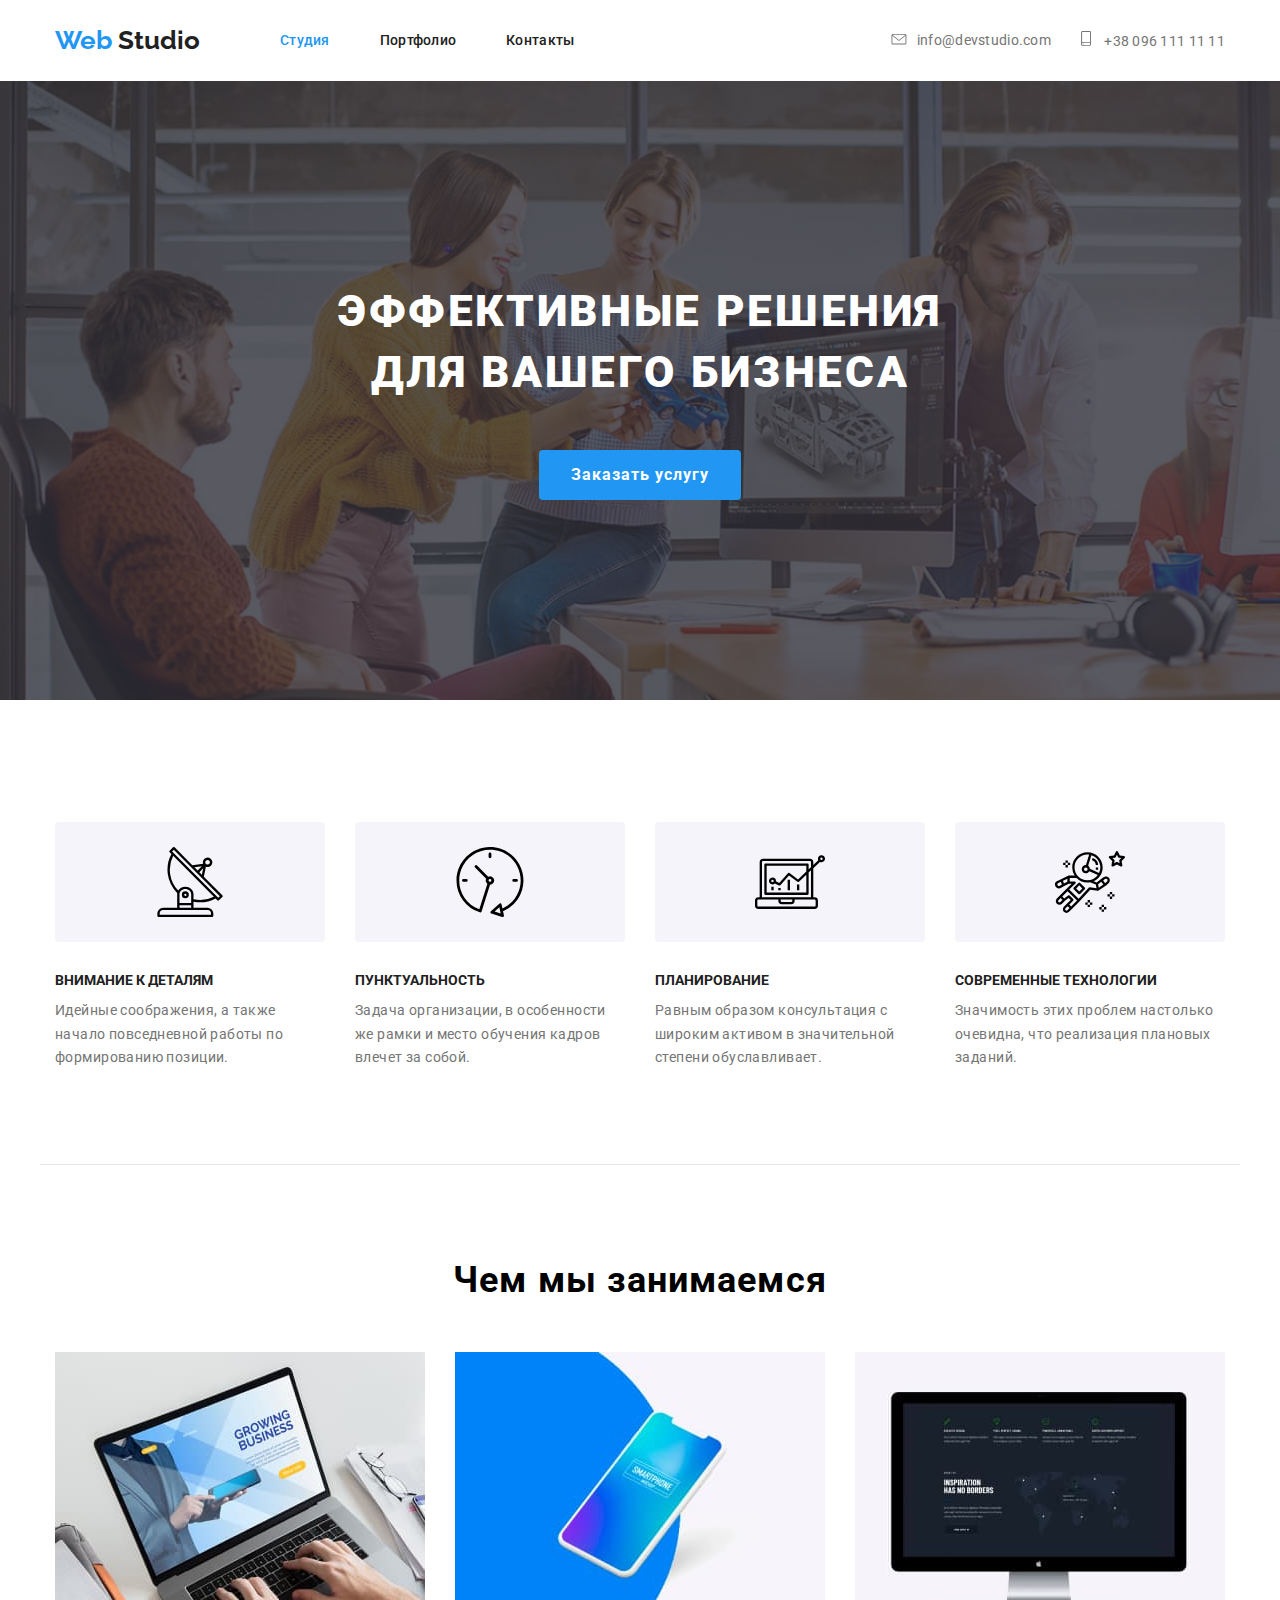
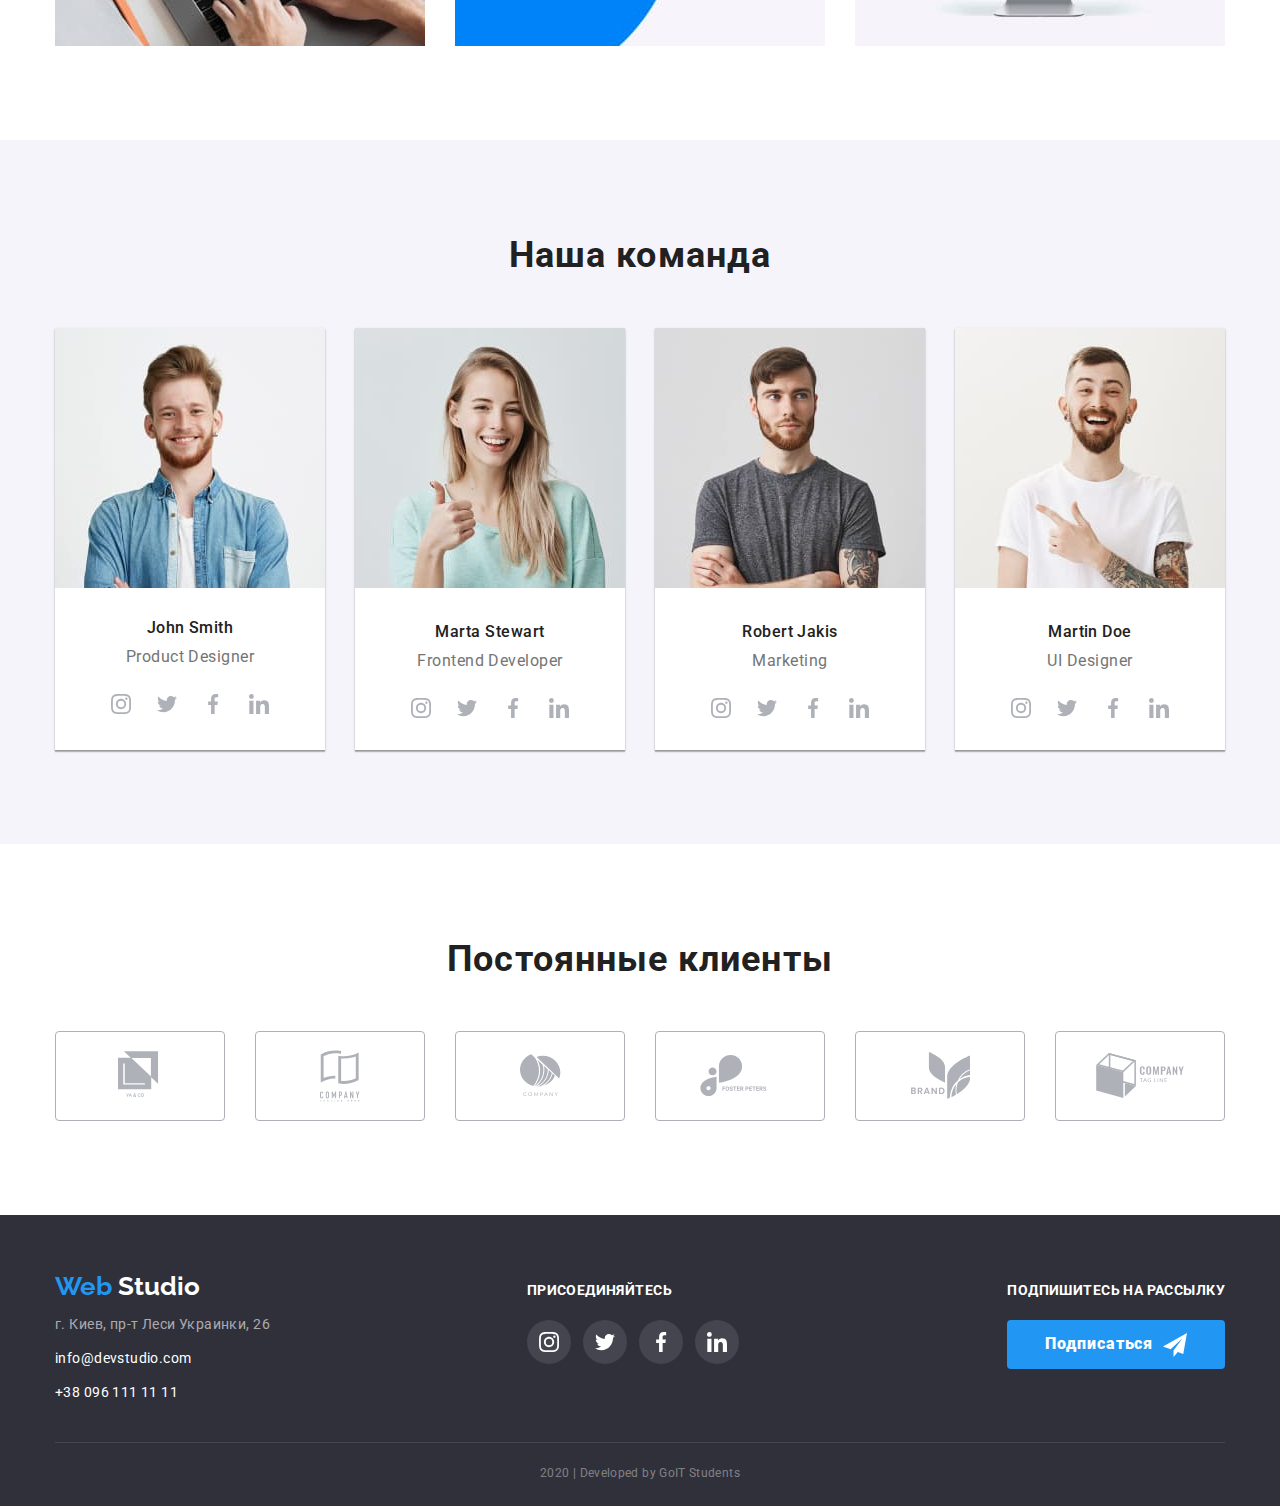
<file: index.html>
<!DOCTYPE html>
<html lang="ru">
  <head>
    <meta charset="UTF-8" />
    <meta name="viewport" content="width=device-width, initial-scale=1.0" />
    <title>Web Studio</title>
    <link
      href="https://fonts.googleapis.com/css2?family=Raleway:wght@700;900&family=Roboto:wght@400;500;700&display=swap"
      rel="stylesheet"
    />
    <link
      rel="stylesheet"
      href="https://cdnjs.cloudflare.com/ajax/libs/modern-normalize/0.6.0/modern-normalize.min.css"
    />
    <link rel="stylesheet" href="./css/main.css" />
  </head>
  <body>
    <!-- header -->
    
    <header class="header">
      <div class="container">
        <nav class="header-nav">
          <a href="./index.html" class="logo"
            >Web <span class="logo-accent">Studio</span></a
          >
          <ul class="nav-list">
            <li class="list">
              <a href="./index.html" class="header__link--current">Студия</a>
            </li>
            <li class="list">
              <a href="./portfolio.html" class="header__link">Портфолио</a>
            </li>
            <li class="list">
              <a href="#" class="header__link">Контакты</a>
            </li>
          </ul>
        </nav>        
        <ul class="contact-list">
          <li class="list">
            <a href="mailto:nfo@devstudio.com" class="header__link-contact">
              <svg class="icon-mail">
                <use href="../images/main/sprite.svg#icon-mail"></use>
              </svg>info@devstudio.com
            </a>
          </li>
          <li class="list">
            <a href="tel:+380961111111" class="header__link-contact">
              <svg class="icon-smartphone">
                <use href="../images/main/sprite.svg#icon-smartphone"></use>
              </svg>
              +38 096 111 11 11 </a>
          </li>
        </ul>
      </div>
    </header>
  <main>
      <!-- hero -->
      <section class="hero">
        <div class="container">
          <div class="hero-image">
          <h1 class="title">Эффективные решения<br />для вашего бизнеса</h1>
          <a href="#" class="button primary">Заказать услугу</a>
          </div>
        </div>
      </section>

      <!-- Преимушества -->


        <section class="benefits">
          <h2>Наши преимущества</h2>
          <div class="container">
            <ul class="list">
              <li class="block">
                <svg class="icon-antenna">
                  <use href="../images/main/sprite.svg#icon-antenna-1"></use>
                </svg>
                <h3 class="title">Внимание к деталям</h3>
                <p class="subtitle">
                  Идейные соображения, а также начало повседневной работы по
                  формированию позиции.
                </p>
              </li>
              <li class="block">
                <svg class="icon-clock">
                  <use href="../images/main/sprite.svg#icon-clock-1"></use>
                </svg>
                <h3 class="title">Пунктуальность</h3>
                <p class="subtitle">
                  Задача организации, в особенности же рамки и место обучения
                  кадров влечет за собой.
                </p>
              </li>
              <li class="block">
                <svg class="icon-diagram"> 
                  <use href="../images/main/sprite.svg#icon-diagram-1"></use>
                </svg>
                <h3 class="title">Планирование</h3>
                <p class="subtitle">
                  Равным образом консультация с широким активом в значительной
                  степени обуславливает.
                </p>
              </li>
              <li class="block">
                <svg class="icon-astronaut">
                  <use href="../images/main/sprite.svg#icon-astronaut-1"></use>
                </svg>
                <h3 class="title">Современные технологии</h3>
                <p class="subtitle">
                  Значимость этих проблем настолько очевидна, что реализация
                  плановых заданий.
                </p>
              </li>
            </ul>
          </div>
        </section>
        <!-- Чем занимаемся -->
        <section class="about-us">
          <div class="container">
            <div class="content">
            <h2 class="heading">Чем мы занимаемся</h2>
            <ul class="list">
              <li class="block">
                <div class="image-box-desktop"><img src="./images/main/desktop-img.jpg" alt="компьютер" class="image"/></div>
              </li>
              <li class="block">
                <div class="image-box-mobile"><img src="./images/main/mobile-img.jpg" alt="смартфон" class="image"/></div>               
              </li>
              <li class="block">
                <div class="image-box-design"><img src="./images/main/design-img.jpg" alt="монитор" class="image"/></div>              
              </li>
            </ul>
            </div>
          </div>
        </section>
        <!-- Наша команда -->
        <section class="team">
          <div class="container">
            <h2 class="heading">Наша команда</h2>
            <ul class="list">
              <li class="person-card">
              <img src="./images/main/person-1.jpg" alt="член команды" class="image">
              <div class="content">
                <h3 class="name">John Smith</h3>
                <p class="descript">Product Designer</p>
                <ul class="social-list">
                  <li class="social-icon">
                  <a href="http://instagram.com/" class="social-link" aria-label="ссылка на инстаграм">
                    <svg class="icon">
                      <use href="../images/main/sprite.svg#icon-instagram"></use>
                    </svg>
                  </a>
                  </li>
                  <li class="social-icon">
                  <a href="http://twitter.com/" class="social-link" aria-label="ссылка на инстаграм">
                    <svg class="icon">
                      <use href="../images/main/sprite.svg#icon-twitter"></use>
                    </svg>
                  </a>
                  </li>
                  <li class="social-icon">
                  <a href="http://facebook.com/" class="social-link" aria-label="ссылка на инстаграм">
                    <svg class="icon">
                      <use href="../images/main/sprite.svg#icon-facebook"></use>
                    </svg>
                  </a>
                  </li>
                  <li class="social-icon">
                  <a href="http://linkedin.com/" class="social-link" aria-label="ссылка на инстаграм">
                    <svg class="icon">
                      <use href="../images/main/sprite.svg#icon-linkedin"></use>
                    </svg>
                  </a>
                  </li>
                </ul>
             </div>
              </li>
              <li class="person-card">
                <img src="./images/main/person-2.jpg" alt="член команды" class="">
              <div class="content">
                <h3 class="name">Marta Stewart</h3>
                <p class="descript">Frontend Developer</p>
                <ul class="social-list">
                  <li class="social-icon">
                    <a href="http://instagram.com/" class="social-link" aria-label="ссылка на инстаграм">
                      <svg class="icon">
                        <use href="../images/main/sprite.svg#icon-instagram"></use>
                      </svg>
                    </a>
                  </li>
                  <li class="social-icon">
                    <a href="http://twitter.com/" class="social-link" aria-label="ссылка на инстаграм">
                      <svg class="icon">
                        <use href="../images/main/sprite.svg#icon-twitter"></use>
                      </svg>
                    </a>
                  </li>
                  <li class="social-icon">
                    <a href="http://facebook.com/" class="social-link" aria-label="ссылка на инстаграм">
                      <svg class="icon">
                        <use href="../images/main/sprite.svg#icon-facebook"></use>
                      </svg>
                    </a>
                  </li>
                  <li class="social-icon">
                    <a href="http://linkedin.com/" class="social-link" aria-label="ссылка на инстаграм">
                      <svg class="icon">
                        <use href="../images/main/sprite.svg#icon-linkedin"></use>
                      </svg>
                    </a>
                  </li>
                </ul>
              </div>
              </li>
              <li class="person-card">
                <img src="./images/main/person-3.jpg" alt="член команды" class="">
              <div class="content">
                <h3 class="name">Robert Jakis</h3>
                <p class="descript">Marketing</p>
                <ul class="social-list">
                  <li class="social-icon">
                    <a href="http://instagram.com/" class="social-link" aria-label="ссылка на инстаграм">
                      <svg class="icon">
                        <use href="../images/main/sprite.svg#icon-instagram"></use>
                      </svg>
                    </a>
                  </li>
                  <li class="social-icon">
                    <a href="http://twitter.com/" class="social-link" aria-label="ссылка на инстаграм">
                      <svg class="icon">
                        <use href="../images/main/sprite.svg#icon-twitter"></use>
                      </svg>
                    </a>
                  </li>
                  <li class="social-icon">
                    <a href="http://facebook.com/" class="social-link" aria-label="ссылка на инстаграм">
                      <svg class="icon">
                        <use href="../images/main/sprite.svg#icon-facebook"></use>
                      </svg>
                    </a>
                  </li>
                  <li class="social-icon">
                    <a href="http://linkedin.com/" class="social-link" aria-label="ссылка на инстаграм">
                      <svg class="icon">
                        <use href="../images/main/sprite.svg#icon-linkedin"></use>
                      </svg>
                    </a>
                  </li>
                </ul>
              </div>
              </li>
              <li class="person-card">
                <img src="./images/main/person-4.jpg" alt="член команды" class="">
              <div class="content">
                <h3 class="name">Martin Doe</h3>
                <p class="descript">UI Designer</p>
                <ul class="social-list">
                  <li class="social-icon">
                    <a href="http://instagram.com/" class="social-link" aria-label="ссылка на инстаграм">
                      <svg class="icon">
                        <use href="../images/main/sprite.svg#icon-instagram"></use>
                      </svg>
                    </a>
                  </li>
                  <li class="social-icon">
                    <a href="http://twitter.com/" class="social-link" aria-label="ссылка на инстаграм">
                      <svg class="icon">
                        <use href="../images/main/sprite.svg#icon-twitter"></use>
                      </svg>
                    </a>
                  </li>
                  <li class="social-icon">
                    <a href="http://facebook.com/" class="social-link" aria-label="ссылка на инстаграм">
                      <svg class="icon">
                        <use href="../images/main/sprite.svg#icon-facebook"></use>
                      </svg>
                    </a>
                  </li>
                  <li class="social-icon">
                    <a href="http://linkedin.com/" class="social-link" aria-label="ссылка на инстаграм">
                      <svg class="icon">
                        <use href="../images/main/sprite.svg#icon-linkedin"></use>
                      </svg>
                    </a>
                  </li>
                </ul>
              </div>
              </li>
            </ul>
          </div>
        </section>
        <!-- Наши клиенты -->
        <section class="clients">
          <div class="container">
            <div class="content">
            <h2 class="heading">Постоянные клиенты</h2>
            <ul class="list">
              <li class="brand">
                <a href="https://google.com/" target="_blank" class="logotype-link" aria-label="логотип компании">
                  <svg class="logotype" width="44.27px" height="49.43px">
                    <use href="../images/main/sprite.svg#icon-logo-1"></use>
                  </svg>                  
                </a>
              </li>
              <li class="brand">
                <a href="https://google.com/" target="_blank" class="logotype-link" aria-label="логотип компании">
                  <svg class="logotype" width="40px" height="52px">
                    <use href="../images/main/sprite.svg#icon-logo-2"></use>
                  </svg>
                </a>
              </li>
              <li class="brand">
                <a href="https://google.com/" target="_blank" class="logotype-link" aria-label="логотип компании">
                  <svg class="logotype" width="41px" height="42.6px">
                    <use href="../images/main/sprite.svg#icon-logo-3"></use>
                  </svg>
                </a>
              </li>
              <li class="brand">
                <a href="https://google.com/" target="_blank" class="logotype-link" aria-label="логотип компании">
                  <svg class="logotype" width="79.66px" height="42.02px">
                    <use href="../images/main/sprite.svg#icon-logo-4"></use>
                  </svg>
                </a>
              </li>
              <li class="brand">
                <a href="https://google.com/" target="_blank" class="logotype-link" aria-label="логотип компании">
                  <svg class="logotype" width="59px" height="47px">
                    <use href="../images/main/sprite.svg#icon-logo-5"></use>
                  </svg>
                </a>
              </li>
              <li class="brand">
                <a href="https://google.com/" target="_blank" class="logotype-link" aria-label="логотип компании">
                  <svg class="logotype" width="88.48px" height="45.44px">
                    <use href="../images/main/sprite.svg#icon-logo-6"></use>
                  </svg>
                </a>
              </li>
            </ul>
            </div>
          </div>
        </section>
  </main> 

    <!-- footer -->

    <footer class="footer">
      <div class="container">
        <div class="content">
          <div class="adress">
          <a href="#" class="logo"
            >Web <span class="logo-accent-footer">Studio</span></a
          >
          <nav>
            <ul class="list">
              <li class="contact">
                <p>г. Киев, пр-т Леси Украинки, 26</p>
              </li>
              <li class="contact">
                <a href="mailto:nfo@devstudio.com" class="link"
                  >info@devstudio.com</a
                >
              </li>
              <li class="contact">
                <a href="tel:+380961111111" class="link">+38 096 111 11 11</a>
              </li>
            </ul>
          </nav>
          </div>
          <div class="subscribe">
          <h3 class="title">присоединяйтесь</h3>
          <ul class="social-list">
            <li>
              <a href="https://instagram.com" target="_blank" class="social-icon">
              <svg class="icon">
                <use href="../images/main/sprite.svg#icon-instagram">
                </use>
              </svg>
              </a>
            </li>
            <li>
              <a href="https://twitter.com" target="_blank" class="social-icon">
              <svg class="icon">
                <use href="../images/main/sprite.svg#icon-twitter">
                </use>
              </svg>
              </a>
            </li>
            <li>
              <a
                href="https://facebook.com"
                target="_blank"
                class="social-icon"
              >
              <svg class="icon">
                <use href="../images/main/sprite.svg#icon-facebook">
                </use>
              </svg>
              </a>
            </li>
            <li>
              <a
                href="https://linkedin.com"
                target="_blank"
                class="social-icon"
              >
              <svg class="icon">
                <use href="../images/main/sprite.svg#icon-linkedin">
                </use>
              </svg>
              </a>
            </li>
          </ul>
          </div>
          <div class="form">
            <b class="form-title">Подпишитесь на рассылку</b>
            <a href="" class="button">Подписаться
              <svg class="icon-send">
                <use href="../images/main/sprite.svg#icon-icon-send"></use>
              </svg></a>
          </div>
      </div>
      <div class="copyright">
        <p class="copyright-text">2020 | Developed by GoIT Students</p>
      </div>
    </footer>
  </body>
</html>
</file>
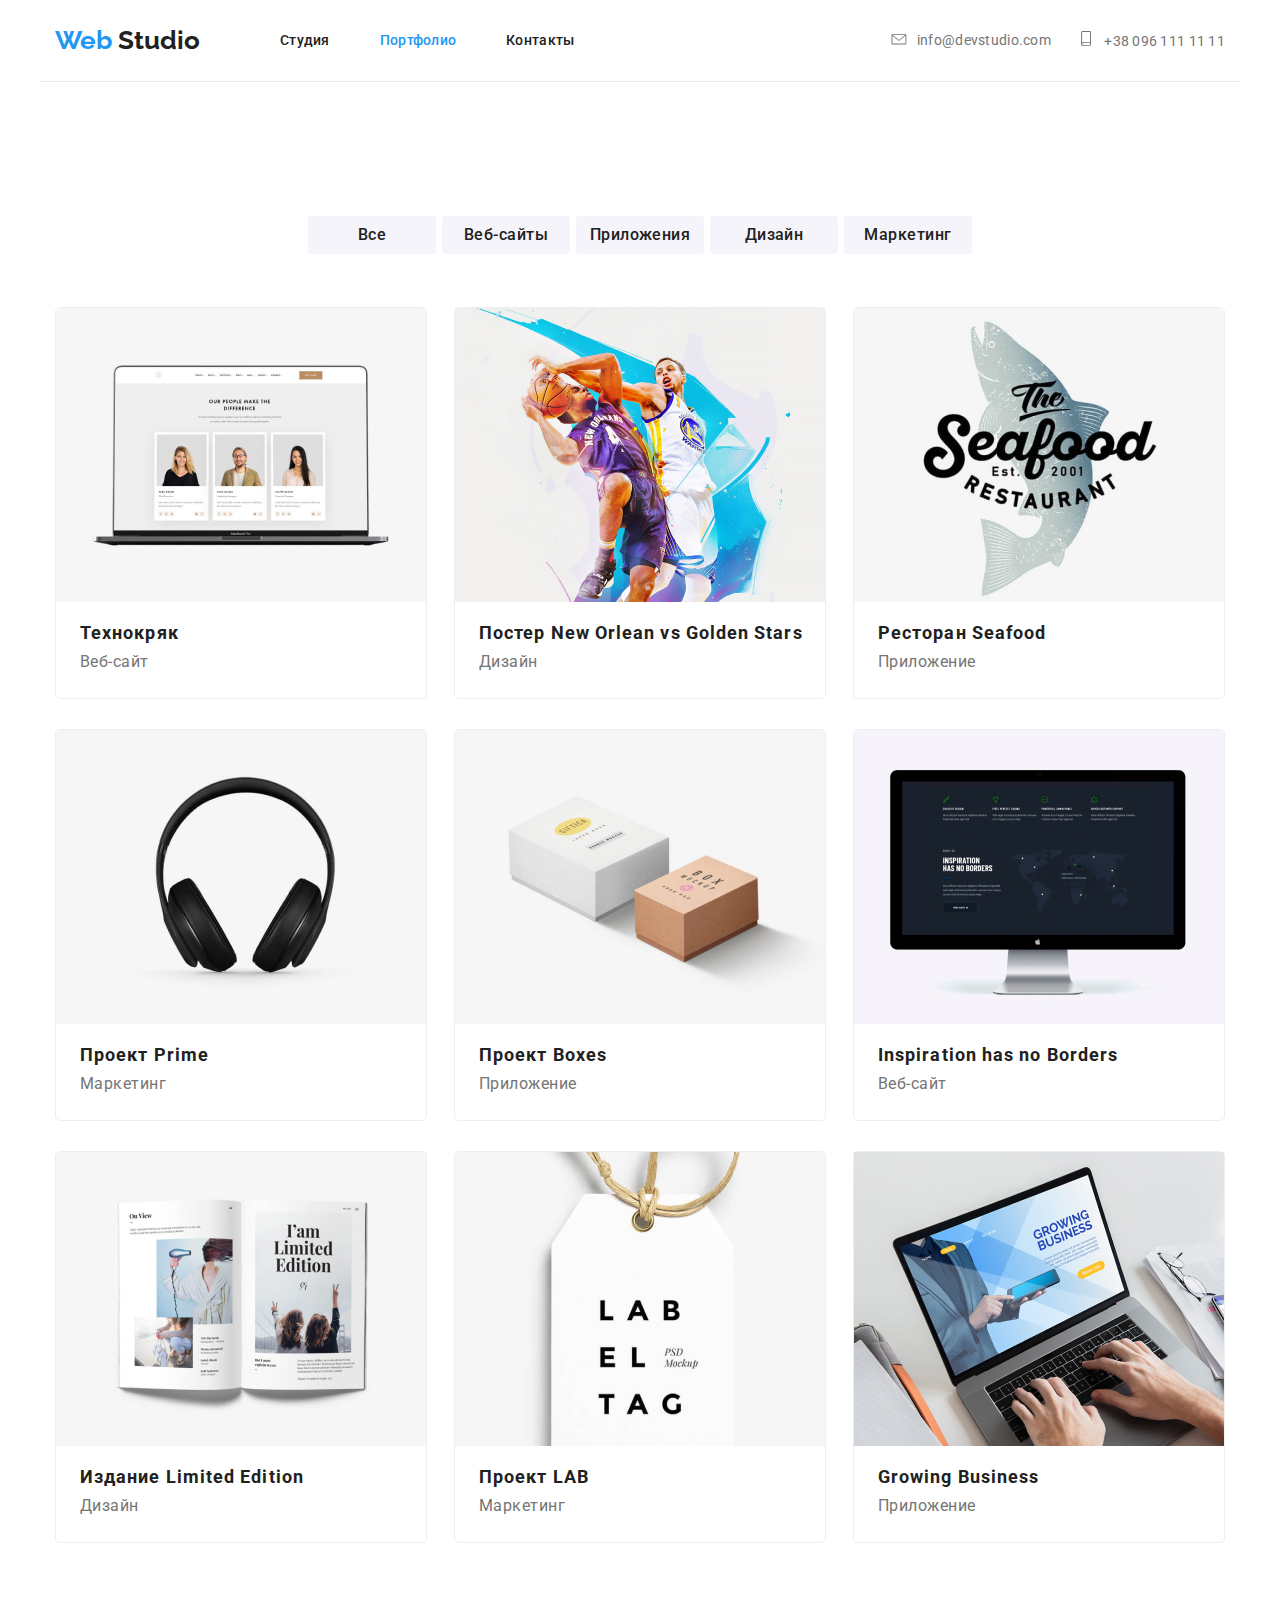
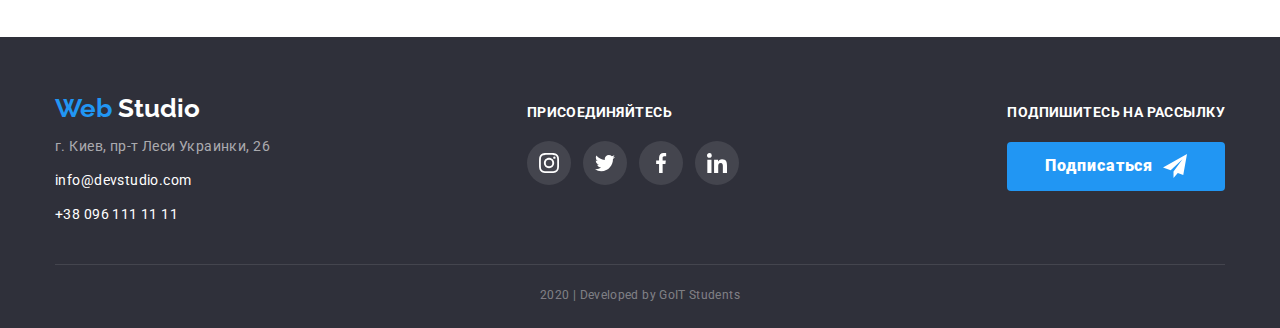
<file: portfolio.html>
<!DOCTYPE html>
<html lang="ru">
  <head>
    <meta charset="UTF-8" />
    <meta name="viewport" content="width=device-width, initial-scale=1.0" />
    <title>Document</title>
    <link
      href="https://fonts.googleapis.com/css2?family=Raleway:wght@700;900&family=Roboto:wght@400;500;700&display=swap"
      rel="stylesheet"
    />
    <link
      rel="stylesheet"
      href="https://cdnjs.cloudflare.com/ajax/libs/modern-normalize/0.6.0/modern-normalize.min.css"
    />
    <link rel="stylesheet" href="./css/portfolio.css" />
  </head>
  <body>
    <!-- header -->
    <header class="header">
      <div class="container">
        <nav class="header-nav">
          <a href="./index.html" class="logo">Web <span class="logo-accent">Studio</span></a>
          <ul class="nav-list">
            <li class="list">
              <a href="./index.html" class="header__link">Студия</a>
            </li>
            <li class="list">
              <a href="./portfolio.html" class="header__link--current">Портфолио</a>
            </li>
            <li class="list">
              <a href="#" class="header__link">Контакты</a>
            </li>
          </ul>
        </nav>
        <ul class="contact-list">
          <li class="list">
            <a href="mailto:nfo@devstudio.com" class="header__link-contact">
              <svg class="icon-mail">
                <use href="../images/main/sprite.svg#icon-mail"></use>
              </svg>info@devstudio.com
            </a>
          </li>
          <li class="list">
            <a href="tel:+380961111111" class="header__link-contact">
              <svg class="icon-smartphone">
                <use href="../images/main/sprite.svg#icon-smartphone"></use>
              </svg>
              +38 096 111 11 11 </a>
          </li>
        </ul>
      </div>
    </header>
    <main>
      <!-- portfolio -->

      <section class="portfolio">
        <div class="container">
        <h1 class="heading">Наши работы</h1>
        <nav>
          <ul class="portfolio nav">
            <li>
              <button type="button" class="nav-button">Все</button>
            </li>
            <li>
              <button type="button" class="nav-button">Веб-сайты</button>
            </li>
            <li>
              <button type="button" class="nav-button">Приложения</button>
            </li>
            <li>
              <button type="button" class="nav-button">Дизайн</button>
            </li>
            <li>
              <button type="button" class="nav-button">Маркетинг</button>
            </li>
          </ul>
        </nav>

        <ul class="list">
          <li class="box">
            <a href="#" class="link">
              <div class="overlay">
              <img src="./images/portfolio/img-1.jpg" alt="ноутбук" class="image" />
              <div class="box-content">
                <h3 class="title">Технокряк</h3>
                <p class="subtitle">Веб-сайт</p>
              </div>
              </div>
            </a>
          </li>
          <li class="box">
            <a href="#" class="link">
              <div class="overlay">
              <img src="./images/portfolio/img-2.jpg" alt="ноутбук" class="image"/>
              <div class="box-content">
              <h3 class="title">Постер New Orlean vs Golden Stars</h3>
              <p class="subtitle">Дизайн</p>
              </div>
              </div>
            </a>
          </li>
          <li class="box">
            <a href="#" class="link">
              <div class="overlay">
              <img src="./images/portfolio/img-3.jpg" alt="ноутбук" class="image"/>
              <div class="box-content">
              <h3 class="title">Ресторан Seafood</h3>
              <p class="subtitle">Приложение</p>
              </div>
              </div>
            </a>
          </li>
          <li class="box">
            <a href="#" class="link">
              <div class="overlay">
              <img src="./images/portfolio/img-4.jpg" alt="ноутбук" class="image"/>
              <div class="box-content">
              <h3 class="title">Проект Prime</h3>
              <p class="subtitle">Маркетинг</p>
              </div>
              </div>
            </a>
          </li>
          <li class="box">
            <a href="#" class="link">
              <div class="overlay">
              <img src="./images/portfolio/img-5.jpg" alt="ноутбук" class="image"/>
              <div class="box-content">
              <h3 class="title">Проект Boxes</h3>
              <p class="subtitle">Приложение</p>
              </div>
              </div>
            </a>
          </li>
          <li class="box">
            <a href="#" class="link">
              <div class="overlay">
              <img src="./images/portfolio/img-6.jpg" alt="ноутбук" class="image"/>
              <div class="box-content">
              <h3 class="title">Inspiration has no Borders</h3>
              <p class="subtitle">Веб-сайт</p>
              </div>
              </div>
            </a>
          </li>
          <li class="box">
            <a href="#" class="link">
              <div class="overlay">
              <img src="./images/portfolio/img-7.jpg" alt="ноутбук" class="image"/>
              <div class="box-content">
              <h3 class="title">Издание Limited Edition</h3>
              <p class="subtitle">Дизайн</p>
              </div>
              </div>
            </a>
          </li>
          <li class="box">
            <a href="#" class="link">
              <div class="overlay">
              <img src="./images/portfolio/img-8.jpg" alt="ноутбук" class="image"/>
              <div class="box-content">
              <h3 class="title">Проект LAB</h3>
              <p class="subtitle">Маркетинг</p>
              </div>
              </div>
            </a>
          </li>
          <li class="box">
            <a href="#" class="link">
              <div class="overlay">
              <img src="./images/portfolio/img-9.jpg" alt="ноутбук" class="image"/>
              <div class="box-content">
              <h3 class="title">Growing Business</h3>
              <p class="subtitle">Приложение</p>
              </div>
              </div>
            </a>
          </li>
        </ul>
        </div>
      </section>
    </main>

    <!-- footer -->
    <footer class="footer">
      <div class="container">
        <div class="content">
          <div class="adress">
            <a href="#" class="logo">Web <span class="logo-accent-footer">Studio</span></a>
            <nav>
              <ul class="list">
                <li class="contact">
                  <p>г. Киев, пр-т Леси Украинки, 26</p>
                </li>
                <li class="contact">
                  <a href="mailto:nfo@devstudio.com" class="link">info@devstudio.com</a>
                </li>
                <li class="contact">
                  <a href="tel:+380961111111" class="link">+38 096 111 11 11</a>
                </li>
              </ul>
            </nav>
          </div>
          <div class="subscribe">
            <h3 class="title">присоединяйтесь</h3>
            <ul class="social-list">
              <li>
                <a href="https://instagram.com" target="_blank" class="social-icon">
                  <svg class="icon">
                    <use href="../images/main/sprite.svg#icon-instagram">
                    </use>
                  </svg>
                </a>
              </li>
              <li>
                <a href="https://twitter.com" target="_blank" class="social-icon">
                  <svg class="icon">
                    <use href="../images/main/sprite.svg#icon-twitter">
                    </use>
                  </svg>
                </a>
              </li>
              <li>
                <a href="https://facebook.com" target="_blank" class="social-icon">
                  <svg class="icon">
                    <use href="../images/main/sprite.svg#icon-facebook">
                    </use>
                  </svg>
                </a>
              </li>
              <li>
                <a href="https://linkedin.com" target="_blank" class="social-icon">
                  <svg class="icon">
                    <use href="../images/main/sprite.svg#icon-linkedin">
                    </use>
                  </svg>
                </a>
              </li>
            </ul>
          </div>
          <div class="form">
            <b class="form-title">Подпишитесь на рассылку</b>
            <a href="" class="button">Подписаться
              <svg class="icon-send">
                <use href="../images/main/sprite.svg#icon-icon-send"></use>
              </svg></a>
          </div>
        </div>
        <div class="copyright">
          <p class="copyright-text">2020 | Developed by GoIT Students</p>
        </div>
    </footer>
    </body>
    
    </html>
</file>
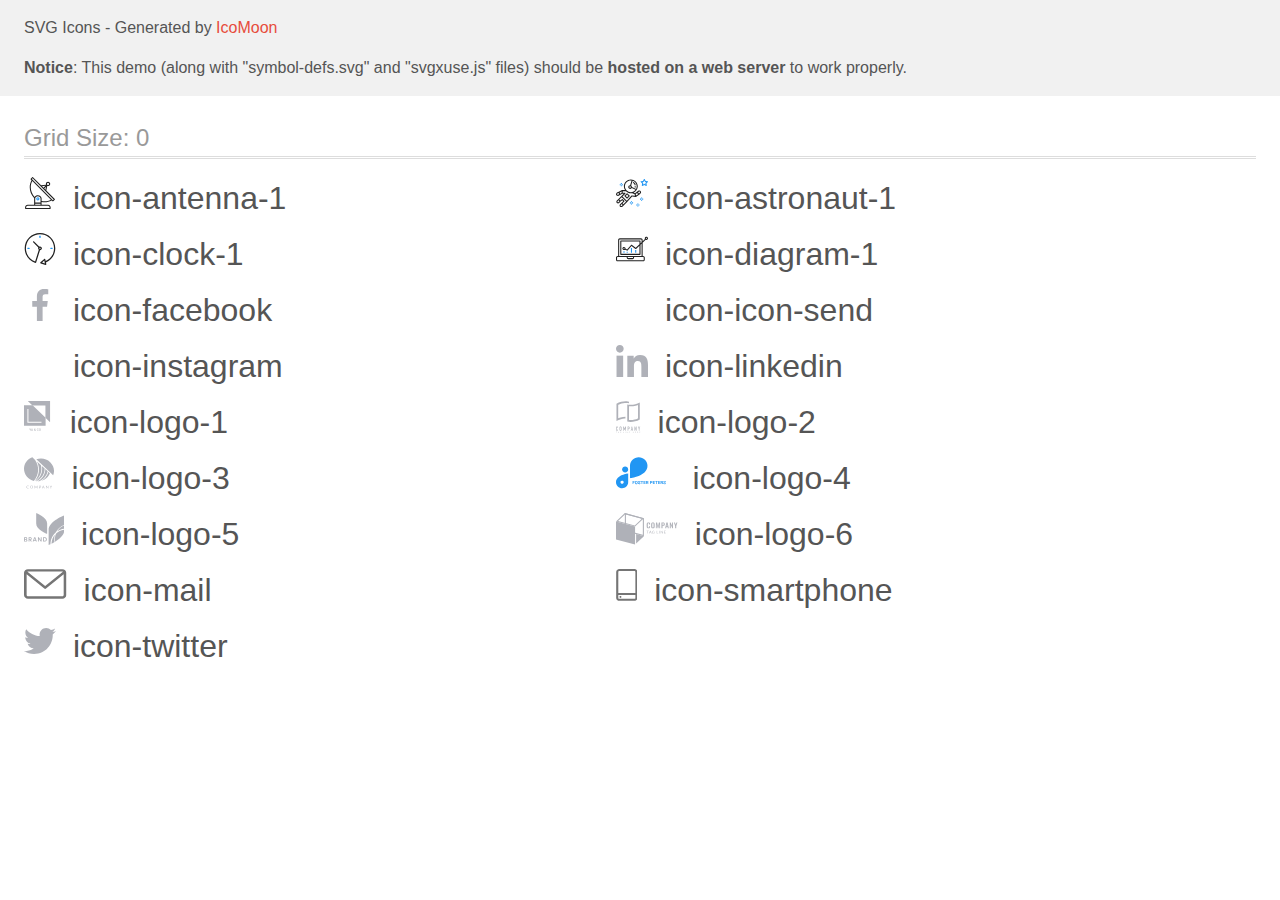
<file: images/main/icomoon/demo-external-svg.html>
<!doctype html>
<html>
<head>
    <title>IcoMoon - SVG Icons</title>
    <meta charset="utf-8">
    <meta name="viewport" content="width=device-width, initial-scale=1">
    <link rel="stylesheet" href="demo-files/demo.css">
    <link rel="stylesheet" href="style.css">
</head>
<body>
<header class="bgc1 clearfix">
<div class="mhl">
    <p>SVG Icons - Generated by <a href="https://icomoon.io/app">IcoMoon</a></p><p><strong>Notice</strong>: This demo (along with "symbol-defs.svg" and "svgxuse.js" files) should be <b>hosted on a web server</b> to work properly.</p>
</div>
</header>
    <div class="clearfix mhl ptl">
        <h1 class="mvm mtn fgc1">Grid Size: 0</h1>
        <div class="glyph fs1">
            <div class="clearfix pbs">
                <svg class="icon icon-antenna-1"><use xlink:href="symbol-defs.svg#icon-antenna-1"></use></svg><span class="name"> icon-antenna-1</span>
            </div>
        </div>
        <div class="glyph fs1">
            <div class="clearfix pbs">
                <svg class="icon icon-astronaut-1"><use xlink:href="symbol-defs.svg#icon-astronaut-1"></use></svg><span class="name"> icon-astronaut-1</span>
            </div>
        </div>
        <div class="glyph fs1">
            <div class="clearfix pbs">
                <svg class="icon icon-clock-1"><use xlink:href="symbol-defs.svg#icon-clock-1"></use></svg><span class="name"> icon-clock-1</span>
            </div>
        </div>
        <div class="glyph fs1">
            <div class="clearfix pbs">
                <svg class="icon icon-diagram-1"><use xlink:href="symbol-defs.svg#icon-diagram-1"></use></svg><span class="name"> icon-diagram-1</span>
            </div>
        </div>
        <div class="glyph fs1">
            <div class="clearfix pbs">
                <svg class="icon icon-facebook"><use xlink:href="symbol-defs.svg#icon-facebook"></use></svg><span class="name"> icon-facebook</span>
            </div>
        </div>
        <div class="glyph fs1">
            <div class="clearfix pbs">
                <svg class="icon icon-icon-send"><use xlink:href="symbol-defs.svg#icon-icon-send"></use></svg><span class="name"> icon-icon-send</span>
            </div>
        </div>
        <div class="glyph fs1">
            <div class="clearfix pbs">
                <svg class="icon icon-instagram"><use xlink:href="symbol-defs.svg#icon-instagram"></use></svg><span class="name"> icon-instagram</span>
            </div>
        </div>
        <div class="glyph fs1">
            <div class="clearfix pbs">
                <svg class="icon icon-linkedin"><use xlink:href="symbol-defs.svg#icon-linkedin"></use></svg><span class="name"> icon-linkedin</span>
            </div>
        </div>
        <div class="glyph fs1">
            <div class="clearfix pbs">
                <svg class="icon icon-logo-1"><use xlink:href="symbol-defs.svg#icon-logo-1"></use></svg><span class="name"> icon-logo-1</span>
            </div>
        </div>
        <div class="glyph fs1">
            <div class="clearfix pbs">
                <svg class="icon icon-logo-2"><use xlink:href="symbol-defs.svg#icon-logo-2"></use></svg><span class="name"> icon-logo-2</span>
            </div>
        </div>
        <div class="glyph fs1">
            <div class="clearfix pbs">
                <svg class="icon icon-logo-3"><use xlink:href="symbol-defs.svg#icon-logo-3"></use></svg><span class="name"> icon-logo-3</span>
            </div>
        </div>
        <div class="glyph fs1">
            <div class="clearfix pbs">
                <svg class="icon icon-logo-4"><use xlink:href="symbol-defs.svg#icon-logo-4"></use></svg><span class="name"> icon-logo-4</span>
            </div>
        </div>
        <div class="glyph fs1">
            <div class="clearfix pbs">
                <svg class="icon icon-logo-5"><use xlink:href="symbol-defs.svg#icon-logo-5"></use></svg><span class="name"> icon-logo-5</span>
            </div>
        </div>
        <div class="glyph fs1">
            <div class="clearfix pbs">
                <svg class="icon icon-logo-6"><use xlink:href="symbol-defs.svg#icon-logo-6"></use></svg><span class="name"> icon-logo-6</span>
            </div>
        </div>
        <div class="glyph fs1">
            <div class="clearfix pbs">
                <svg class="icon icon-mail"><use xlink:href="symbol-defs.svg#icon-mail"></use></svg><span class="name"> icon-mail</span>
            </div>
        </div>
        <div class="glyph fs1">
            <div class="clearfix pbs">
                <svg class="icon icon-smartphone"><use xlink:href="symbol-defs.svg#icon-smartphone"></use></svg><span class="name"> icon-smartphone</span>
            </div>
        </div>
        <div class="glyph fs1">
            <div class="clearfix pbs">
                <svg class="icon icon-twitter"><use xlink:href="symbol-defs.svg#icon-twitter"></use></svg><span class="name"> icon-twitter</span>
            </div>
        </div>
  </div>
<script defer src="svgxuse.js"></script>
</body>
</html>
</file>
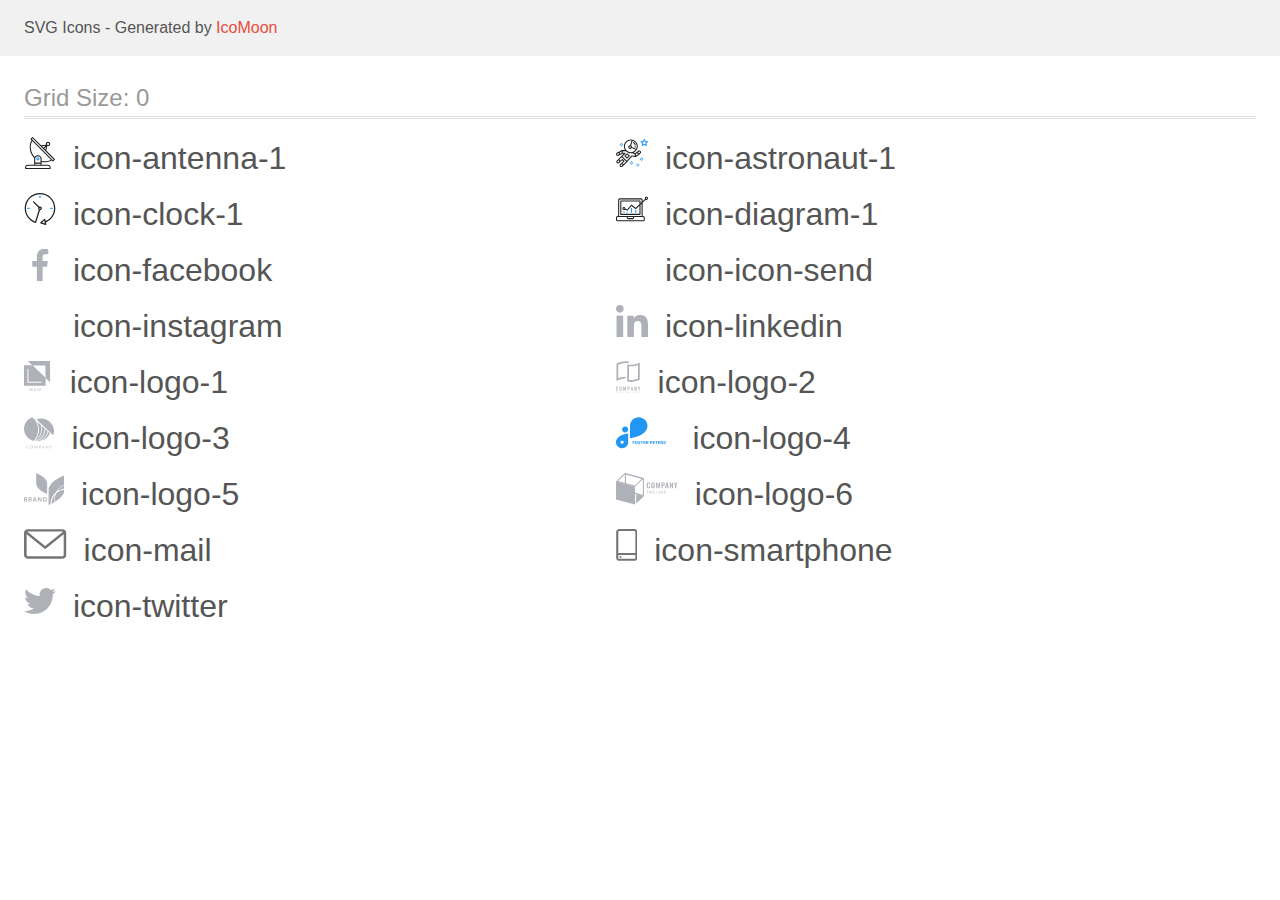
<file: images/main/icomoon/demo.html>
<!doctype html>
<html>
<head>
    <title>IcoMoon - SVG Icons</title>
    <meta charset="utf-8">
    <meta name="viewport" content="width=device-width, initial-scale=1">
    <link rel="stylesheet" href="demo-files/demo.css">
    <link rel="stylesheet" href="style.css">
</head>
<body>
<svg aria-hidden="true" style="position: absolute; width: 0; height: 0; overflow: hidden;" version="1.1" xmlns="http://www.w3.org/2000/svg" xmlns:xlink="http://www.w3.org/1999/xlink">
<defs>
<symbol id="icon-antenna-1" viewBox="0 0 32 32">
<path fill="#212121" style="fill: var(--color1, #212121)" d="M30.773 22.098l-8.443-8.505 0.937-4.615c0.242 0.094 0.499 0.144 0.758 0.146h0.006c1.192 0.014 2.17-0.941 2.184-2.133s-0.941-2.17-2.133-2.184c-1.192-0.014-2.17 0.941-2.184 2.133-0.003 0.255 0.039 0.509 0.125 0.749l-4.96 0.605-8.091-8.133c-0.099-0.101-0.235-0.159-0.377-0.16-0.14 0.001-0.274 0.056-0.373 0.155l-1.513 1.504c-0.208 0.208-0.208 0.546 0 0.754l0.814 0.826c-3.153 5.798-2.129 12.978 2.519 17.663 0.043 0.041 0.092 0.074 0.146 0.098-0.034 0.18-0.051 0.364-0.052 0.547v6.187h-6.4c-1.472 0.002-2.665 1.195-2.667 2.667v1.067c0 0.295 0.239 0.533 0.533 0.533h24.533c0.295 0 0.533-0.239 0.533-0.533v-1.067c-0.002-1.472-1.195-2.665-2.667-2.667h-6.4v-2.742c1.003 0.21 2.024 0.317 3.049 0.32 2.458-0.003 4.877-0.615 7.040-1.783l0.818 0.823c0.099 0.101 0.235 0.159 0.377 0.16 0.14-0.001 0.274-0.056 0.373-0.155l1.513-1.504c0.208-0.208 0.208-0.546 0-0.754zM23.28 6.233c0.418-0.415 1.093-0.414 1.508 0.004s0.414 1.093-0.004 1.508c-0.2 0.199-0.47 0.31-0.752 0.31h-0.003c-0.589-0.003-1.064-0.483-1.061-1.072 0.002-0.282 0.115-0.552 0.314-0.751h-0.002zM22.024 9.738l-0.598 2.946-1.175-1.182 1.774-1.763zM21.419 8.836l-1.92 1.909-1.485-1.493 3.405-0.415zM24.004 28.8c0.884 0 1.6 0.716 1.6 1.6v0.533h-23.467v-0.533c0-0.884 0.716-1.6 1.6-1.6h20.267zM16.537 26.667v1.067h-5.333v-1.067h5.333zM11.204 25.6v-4.053c0-1.294 1.196-2.347 2.667-2.347s2.667 1.053 2.667 2.347v4.053h-5.333zM17.604 23.904v-2.357c0-1.882-1.675-3.413-3.733-3.413-1.331-0.020-2.576 0.657-3.281 1.786-4.058-4.274-4.971-10.645-2.279-15.887l18.602 18.708c-2.872 1.461-6.165 1.873-9.309 1.163zM28.893 23.22l-21.057-21.181 0.755-0.752 7.935 7.98c0.004 0 0.006 0.007 0.010 0.010l13.115 13.191-0.757 0.752z"></path>
<path fill="#2196f3" style="fill: var(--color2, #2196f3)" d="M13.876 20.267h-0.005c-0.884-0.001-1.601 0.714-1.602 1.598s0.714 1.601 1.598 1.602h0.005c0.884 0.001 1.601-0.714 1.602-1.598s-0.714-1.601-1.598-1.602zM14.249 22.245c-0.1 0.1-0.236 0.156-0.378 0.155-0.295-0.002-0.532-0.242-0.531-0.536 0.001-0.141 0.057-0.276 0.157-0.375s0.233-0.154 0.373-0.155c0.295 0.002 0.532 0.241 0.53 0.536-0.001 0.141-0.057 0.276-0.157 0.375h0.005z"></path>
</symbol>
<symbol id="icon-astronaut-1" viewBox="0 0 32 32">
<path fill="#2196f3" style="fill: var(--color2, #2196f3)" d="M31.974 4.524c-0.063-0.193-0.229-0.333-0.43-0.363l-1.91-0.278-0.855-1.731c-0.179-0.365-0.777-0.365-0.956 0l-0.855 1.731-1.91 0.278c-0.201 0.029-0.367 0.17-0.431 0.363-0.062 0.193-0.011 0.405 0.135 0.547l1.383 1.348-0.326 1.903c-0.034 0.2 0.048 0.402 0.212 0.522 0.166 0.121 0.382 0.135 0.562 0.040l1.709-0.899 1.709 0.899c0.078 0.041 0.164 0.061 0.249 0.061 0.11 0 0.221-0.034 0.314-0.102 0.164-0.119 0.246-0.322 0.212-0.522l-0.326-1.903 1.383-1.348c0.145-0.142 0.197-0.354 0.135-0.547zM29.511 5.851c-0.125 0.122-0.183 0.299-0.153 0.472l0.191 1.114-1-0.526c-0.078-0.041-0.163-0.061-0.249-0.061s-0.17 0.020-0.249 0.061l-1.001 0.526 0.191-1.114c0.030-0.173-0.028-0.349-0.153-0.472l-0.81-0.789 1.119-0.163c0.174-0.025 0.324-0.134 0.402-0.292l0.5-1.013 0.5 1.013c0.078 0.157 0.228 0.267 0.402 0.292l1.119 0.163-0.809 0.789z"></path>
<path fill="#2196f3" style="fill: var(--color2, #2196f3)" d="M26.133 20.522h-1.067v1.067h1.067v-1.067z"></path>
<path fill="#2196f3" style="fill: var(--color2, #2196f3)" d="M26.133 22.656h-1.067v1.067h1.067v-1.067z"></path>
<path fill="#2196f3" style="fill: var(--color2, #2196f3)" d="M27.2 21.589h-1.067v1.067h1.067v-1.067z"></path>
<path fill="#2196f3" style="fill: var(--color2, #2196f3)" d="M25.067 21.589h-1.067v1.067h1.067v-1.067z"></path>
<path fill="#2196f3" style="fill: var(--color2, #2196f3)" d="M22.4 26.389h-1.067v1.067h1.067v-1.067z"></path>
<path fill="#2196f3" style="fill: var(--color2, #2196f3)" d="M22.4 28.522h-1.067v1.067h1.067v-1.067z"></path>
<path fill="#2196f3" style="fill: var(--color2, #2196f3)" d="M23.467 27.456h-1.067v1.067h1.067v-1.067z"></path>
<path fill="#2196f3" style="fill: var(--color2, #2196f3)" d="M21.333 27.456h-1.067v1.067h1.067v-1.067z"></path>
<path fill="#2196f3" style="fill: var(--color2, #2196f3)" d="M16 24.256h-1.067v1.067h1.067v-1.067z"></path>
<path fill="#2196f3" style="fill: var(--color2, #2196f3)" d="M16 26.389h-1.067v1.067h1.067v-1.067z"></path>
<path fill="#2196f3" style="fill: var(--color2, #2196f3)" d="M17.067 25.322h-1.067v1.067h1.067v-1.067z"></path>
<path fill="#2196f3" style="fill: var(--color2, #2196f3)" d="M14.933 25.322h-1.067v1.067h1.067v-1.067z"></path>
<path fill="#2196f3" style="fill: var(--color2, #2196f3)" d="M5.866 6.122h-1.067v1.067h1.067v-1.067z"></path>
<path fill="#2196f3" style="fill: var(--color2, #2196f3)" d="M5.866 8.255h-1.067v1.067h1.067v-1.067z"></path>
<path fill="#2196f3" style="fill: var(--color2, #2196f3)" d="M6.933 7.189h-1.067v1.067h1.067v-1.067z"></path>
<path fill="#2196f3" style="fill: var(--color2, #2196f3)" d="M4.8 7.189h-1.067v1.067h1.067v-1.067z"></path>
<path fill="#212121" style="fill: var(--color1, #212121)" d="M24.715 14.159c-0.287-0.388-0.709-0.637-1.188-0.705-0.481-0.068-0.956 0.058-1.34 0.352l-1.252 0.96-1.898 1.417-1.358-0.541c2.421-1.086 4.114-3.508 4.114-6.32 0-3.823-3.123-6.933-6.961-6.933s-6.961 3.11-6.961 6.933c0 1.386 0.414 2.674 1.12 3.758l-2.764-0.024c-0.002 0-0.003 0-0.005 0-0.009 0-0.015 0.004-0.023 0.005-0.053 0.002-0.105 0.013-0.155 0.031-0.013 0.005-0.026 0.008-0.038 0.013-0.006 0.003-0.013 0.003-0.019 0.006l-3.233 1.596c-0.001 0-0.001 0-0.001 0.001l-1.893 0.911c-0.021 0.009-0.042 0.021-0.063 0.035-0.755 0.502-1.012 1.489-0.598 2.295 0.22 0.429 0.595 0.745 1.056 0.889 0.178 0.055 0.359 0.083 0.539 0.083 0.29 0 0.577-0.071 0.839-0.211l1.388-0.738 2.264-1.169 1.357-0.008-5.442 5.416c-0.001 0.001-0.001 0.001-0.002 0.001l-1.339 1.333c-0.316 0.315-0.49 0.732-0.49 1.178s0.174 0.863 0.49 1.179c0.325 0.323 0.752 0.485 1.179 0.485s0.854-0.162 1.18-0.485l1.314-1.309 1.741-1.3 0.901 0.897-1.762 1.754c-0 0.001-0.001 0.001-0.002 0.001l-1.339 1.333c-0.316 0.315-0.49 0.732-0.49 1.178s0.174 0.863 0.49 1.179c0.325 0.323 0.753 0.485 1.18 0.485s0.855-0.162 1.18-0.485l3.482-3.467c0.001-0.001 0.001-0.001 0.001-0.002l1.010-1-0.004-0.004c0.006-0.006 0.015-0.009 0.022-0.015l5.166-5.658 3.471 0.494c0.025 0.004 0.050 0.005 0.075 0.005 0.065 0 0.127-0.015 0.187-0.038 0.018-0.006 0.033-0.015 0.050-0.023 0.019-0.010 0.039-0.015 0.058-0.027l3.213-2.133c0.012-0.008 0.018-0.021 0.029-0.029 0.013-0.010 0.029-0.014 0.041-0.026l1.271-1.191c0.662-0.62 0.753-1.635 0.212-2.362zM2.13 17.77c-0.173 0.093-0.37 0.111-0.558 0.052-0.187-0.058-0.338-0.186-0.427-0.358-0.161-0.314-0.068-0.695 0.214-0.902l1.314-0.632 0.449 1.313-0.992 0.527zM5.628 15.942l-1.548 0.8-0.439-1.283 2.027-1.001-0.040 1.484zM20.727 9.322c0 0.918-0.219 1.785-0.599 2.559l-4.181-1.899c-0.044-0.573-0.341-1.075-0.788-1.388l1.464-4.86c2.378 0.756 4.105 2.974 4.105 5.588zM8.938 9.322c0-3.235 2.644-5.867 5.894-5.867 0.253 0 0.5 0.021 0.745 0.052l-1.432 4.754c-0.019-0.001-0.037-0.006-0.057-0.006-1.033 0-1.873 0.837-1.873 1.867s0.84 1.867 1.873 1.867c0.694 0 1.294-0.383 1.618-0.945l3.862 1.755c-1.075 1.446-2.795 2.39-4.737 2.39-3.25 0-5.894-2.632-5.894-5.867zM14.894 10.122c0 0.441-0.362 0.8-0.806 0.8s-0.806-0.359-0.806-0.8c0-0.441 0.362-0.8 0.806-0.8s0.806 0.359 0.806 0.8zM2.465 25.146c-0.236 0.234-0.619 0.234-0.854 0.001-0.114-0.114-0.176-0.263-0.176-0.423s0.062-0.309 0.176-0.421l0.962-0.959 0.851 0.848-0.959 0.955zM5.679 28.88c-0.236 0.234-0.619 0.235-0.855 0.001-0.114-0.114-0.176-0.263-0.176-0.423s0.062-0.309 0.176-0.421l0.963-0.959 0.852 0.848-0.96 0.955zM9.16 25.411c-0.001 0-0.001 0-0.002 0.001l-1.765 1.76-0.852-0.848 1.763-1.755c0 0 0 0 0-0s0.001-0.001 0.002-0.001c0.040-0.040 0.065-0.088 0.090-0.135 0.007-0.014 0.020-0.026 0.026-0.040 0.017-0.041 0.019-0.085 0.026-0.129 0.003-0.025 0.014-0.047 0.014-0.073 0-0.036-0.013-0.070-0.020-0.106-0.006-0.032-0.006-0.065-0.019-0.095-0.020-0.050-0.055-0.094-0.091-0.138-0.010-0.012-0.014-0.027-0.025-0.038 0 0 0 0-0.001 0s-0.001-0.002-0.001-0.002l-1.607-1.6c-0.017-0.017-0.039-0.024-0.058-0.038-0.028-0.022-0.055-0.042-0.087-0.058-0.030-0.015-0.061-0.024-0.093-0.033-0.034-0.010-0.067-0.017-0.103-0.020-0.033-0.002-0.063 0.001-0.095 0.005-0.036 0.004-0.069 0.009-0.104 0.020-0.034 0.011-0.063 0.027-0.094 0.045-0.020 0.011-0.042 0.015-0.061 0.029l-1.773 1.324-0.901-0.897 2.399-2.386 4.361 4.289-0.928 0.919zM15.979 18.394c-0.015-0.002-0.030 0.004-0.045 0.003-0.039-0.002-0.076 0.001-0.115 0.007-0.030 0.005-0.059 0.011-0.088 0.021-0.034 0.012-0.065 0.028-0.097 0.047-0.030 0.018-0.057 0.037-0.083 0.061-0.013 0.011-0.028 0.017-0.040 0.029l-4.698 5.146-4.328-4.257 2.833-2.818c0.209-0.208 0.21-0.546 0.002-0.755-0.105-0.105-0.243-0.157-0.381-0.156v-0.001l-2.219 0.013 0.028-1.607 3.104 0.027c1.265 1.294 3.029 2.101 4.981 2.101 0.437 0 0.864-0.045 1.279-0.123 0.040 0.032 0.079 0.065 0.13 0.085l2.41 0.96 0.152 0.758 0.178 0.885-3.003-0.427zM20.020 18.572l-0.313-1.558 1.446-1.080 0.947 1.257-2.080 1.381zM23.774 15.741l-0.838 0.785-0.931-1.236 0.831-0.637c0.155-0.119 0.351-0.168 0.543-0.143 0.193 0.027 0.364 0.128 0.48 0.284 0.217 0.292 0.18 0.699-0.085 0.947z"></path>
<path fill="#212121" style="fill: var(--color1, #212121)" d="M13.602 18.544l-2.143-2.133c-0.207-0.207-0.545-0.207-0.753 0l-2.142 2.133c-0.1 0.101-0.157 0.236-0.157 0.378s0.056 0.278 0.157 0.378l2.142 2.133c0.104 0.103 0.241 0.155 0.377 0.155s0.273-0.052 0.376-0.155l2.143-2.133c0.1-0.1 0.157-0.236 0.157-0.378s-0.057-0.278-0.157-0.378zM11.083 20.303l-1.387-1.381 1.387-1.381 1.387 1.381-1.387 1.381z"></path>
<path fill="#212121" style="fill: var(--color1, #212121)" d="M17.164 5.071l-0.258 1.036c0.071 0.018 1.738 0.452 1.738 2.149h1.067c-0-2.017-1.666-2.965-2.547-3.185z"></path>
<path fill="#212121" style="fill: var(--color1, #212121)" d="M19.711 9.322h-1.067v1.067h1.067v-1.067z"></path>
</symbol>
<symbol id="icon-clock-1" viewBox="0 0 32 32">
<path fill="#212121" style="fill: var(--color1, #212121)" d="M31.297 15.301c-0.002-8.452-6.855-15.303-15.308-15.301s-15.303 6.855-15.301 15.308c0.001 6.658 4.307 12.551 10.649 14.576 0.061 0.019 0.124 0.029 0.187 0.029 0.121-0 0.239-0.032 0.342-0.094 0.135-0.080 0.236-0.207 0.283-0.356l3.865-12.25c1.057-0.005 1.909-0.866 1.903-1.923s-0.866-1.909-1.923-1.903c-0.284 0.001-0.565 0.067-0.82 0.191l-5.106-5.107c-0.253-0.245-0.657-0.238-0.902 0.016-0.239 0.247-0.239 0.639 0 0.886l5.103 5.109c-0.392 0.799-0.168 1.764 0.536 2.309l-3.683 11.673c-7.278-2.681-11.004-10.754-8.323-18.032s10.754-11.004 18.032-8.323 11.004 10.754 8.323 18.032c-1.31 3.556-4.001 6.431-7.462 7.973l-0.398-1.874c-0.073-0.344-0.411-0.565-0.756-0.492-0.109 0.023-0.209 0.074-0.292 0.148l-3.837 3.426c-0.263 0.234-0.287 0.637-0.052 0.9 0.076 0.085 0.174 0.149 0.283 0.184l4.899 1.563c0.335 0.108 0.694-0.077 0.802-0.412 0.034-0.106 0.040-0.219 0.017-0.328l-0.391-1.839c5.664-2.388 9.342-7.942 9.329-14.089zM15.992 14.664c0.352 0 0.638 0.286 0.638 0.638s-0.286 0.638-0.638 0.638c-0.352 0-0.638-0.285-0.638-0.638s0.285-0.638 0.638-0.638zM18.093 29.528l2.184-1.948 0.603 2.84-2.787-0.892z"></path>
<path fill="#2196f3" style="fill: var(--color2, #2196f3)" d="M15.354 3.185v1.275c0 0.352 0.285 0.638 0.638 0.638s0.638-0.285 0.638-0.638v-1.275c0-0.352-0.286-0.638-0.638-0.638s-0.638 0.286-0.638 0.638z"></path>
<path fill="#2196f3" style="fill: var(--color2, #2196f3)" d="M3.876 14.664c-0.352 0-0.638 0.286-0.638 0.638s0.285 0.638 0.638 0.638h1.275c0.352 0 0.638-0.285 0.638-0.638s-0.285-0.638-0.638-0.638h-1.275z"></path>
<path fill="#2196f3" style="fill: var(--color2, #2196f3)" d="M28.108 15.939c0.352 0 0.638-0.285 0.638-0.638s-0.285-0.638-0.638-0.638h-1.275c-0.352 0-0.638 0.286-0.638 0.638s0.286 0.638 0.638 0.638h1.275z"></path>
</symbol>
<symbol id="icon-diagram-1" viewBox="0 0 32 32">
<path fill="#2196f3" style="fill: var(--color2, #2196f3)" d="M14.926 14.965h1.066v4.798h-1.066v-4.797z"></path>
<path fill="#2196f3" style="fill: var(--color2, #2196f3)" d="M19.19 17.097h1.066v2.665h-1.066v-2.665z"></path>
<path fill="#2196f3" style="fill: var(--color2, #2196f3)" d="M10.661 18.696h1.066v1.066h-1.066v-1.066z"></path>
<path fill="#2196f3" style="fill: var(--color2, #2196f3)" d="M7.463 18.163h1.066v1.599h-1.066v-1.599z"></path>
<path fill="#212121" style="fill: var(--color1, #212121)" d="M1.599 28.291h25.587c0.883 0 1.599-0.716 1.599-1.599v-2.132c0-0.883-0.716-1.599-1.599-1.599h-0.533v-13.293l3.028-2.868c0.703 0.346 1.553 0.136 2.013-0.499s0.396-1.508-0.152-2.068-1.42-0.644-2.065-0.198c-0.644 0.446-0.873 1.292-0.542 2.002l-2.281 2.163v-1.23c0-0.883-0.716-1.599-1.599-1.599h-21.322c-0.883 0-1.599 0.716-1.599 1.599v15.992h-0.533c-0.883 0-1.599 0.716-1.599 1.599v2.132c0 0.883 0.716 1.599 1.599 1.599zM30.384 4.837c0.294 0 0.533 0.239 0.533 0.533s-0.239 0.533-0.533 0.533c-0.294 0-0.533-0.239-0.533-0.533s0.239-0.533 0.533-0.533zM3.198 6.969c0-0.294 0.239-0.533 0.533-0.533h21.322c0.294 0 0.533 0.239 0.533 0.533v2.239l-1.066 1.013v-2.186c0-0.294-0.239-0.533-0.533-0.533h-19.19c-0.294 0-0.533 0.239-0.533 0.533v13.326c0 0.294 0.239 0.533 0.533 0.533h19.19c0.294 0 0.533-0.239 0.533-0.533v-9.674l1.066-1.010v12.284h-22.388v-15.992zM7.996 13.899c-0.721-0.002-1.354 0.478-1.546 1.174s0.105 1.433 0.725 1.801c0.62 0.368 1.41 0.276 1.928-0.226l1.853 0.93c0.215 0.108 0.476 0.057 0.636-0.123l3.939-4.431 3.872 2.901c0.208 0.156 0.498 0.139 0.686-0.039l3.365-3.188v8.131h-18.124v-12.26h18.124v2.66l-3.771 3.572-3.904-2.927c-0.222-0.166-0.534-0.135-0.718 0.072l-3.993 4.493-1.493-0.746c0.011-0.064 0.018-0.129 0.020-0.193 0-0.883-0.716-1.599-1.599-1.599zM8.529 15.498c0 0.294-0.239 0.533-0.533 0.533s-0.533-0.239-0.533-0.533c0-0.294 0.239-0.533 0.533-0.533s0.533 0.239 0.533 0.533zM11.727 24.026h5.331v0.533c0 0.294-0.239 0.533-0.533 0.533h-4.264c-0.294 0-0.533-0.239-0.533-0.533v-0.533zM1.066 24.56c0-0.294 0.239-0.533 0.533-0.533h9.062v0.533c0 0.883 0.716 1.599 1.599 1.599h4.264c0.883 0 1.599-0.716 1.599-1.599v-0.533h9.062c0.294 0 0.533 0.239 0.533 0.533v2.132c0 0.294-0.239 0.533-0.533 0.533h-25.587c-0.294 0-0.533-0.239-0.533-0.533v-2.132z"></path>
</symbol>
<symbol id="icon-facebook" viewBox="0 0 32 32">
<path fill="#afb1b8" style="fill: var(--color3, #afb1b8)" d="M21.329 5.313h2.921v-5.088c-0.504-0.069-2.237-0.225-4.256-0.225-4.212 0-7.097 2.649-7.097 7.519v4.481h-4.648v5.688h4.648v14.312h5.699v-14.311h4.46l0.708-5.688h-5.169v-3.919c0.001-1.644 0.444-2.769 2.735-2.769z"></path>
</symbol>
<symbol id="icon-icon-send" viewBox="0 0 32 32">
<path fill="#fff" style="fill: var(--color4, #fff)" d="M32 0l-32 18 10.227 3.788 15.773-14.788-11.998 16.186 0.010 0.004-0.012-0.004v8.814l5.735-6.691 7.265 2.691 5-28z"></path>
</symbol>
<symbol id="icon-instagram" viewBox="0 0 32 32">
<path fill="#fff" style="fill: var(--color4, #fff)" d="M31.969 9.408c-0.075-1.7-0.35-2.869-0.744-3.882-0.406-1.075-1.032-2.038-1.851-2.838-0.8-0.813-1.769-1.444-2.832-1.844-1.019-0.394-2.182-0.669-3.882-0.744-1.713-0.081-2.257-0.1-6.601-0.1s-4.888 0.019-6.595 0.094c-1.7 0.075-2.869 0.35-3.882 0.744-1.075 0.406-2.038 1.031-2.838 1.85-0.813 0.8-1.444 1.769-1.844 2.832-0.394 1.019-0.669 2.182-0.744 3.882-0.081 1.713-0.1 2.257-0.1 6.601s0.019 4.888 0.094 6.595c0.075 1.7 0.35 2.869 0.744 3.882 0.406 1.075 1.038 2.038 1.85 2.838 0.8 0.813 1.769 1.444 2.832 1.844 1.019 0.394 2.182 0.669 3.882 0.744 1.706 0.075 2.25 0.094 6.595 0.094s4.888-0.019 6.595-0.094c1.7-0.075 2.869-0.35 3.882-0.744 2.151-0.832 3.851-2.532 4.682-4.682 0.394-1.019 0.669-2.182 0.744-3.882 0.075-1.707 0.094-2.251 0.094-6.595s-0.006-4.888-0.081-6.595zM29.087 22.473c-0.069 1.563-0.331 2.407-0.55 2.969-0.538 1.394-1.644 2.5-3.038 3.038-0.563 0.219-1.413 0.481-2.969 0.55-1.688 0.075-2.194 0.094-6.464 0.094s-4.782-0.019-6.464-0.094c-1.563-0.069-2.407-0.331-2.969-0.55-0.694-0.256-1.325-0.663-1.838-1.194-0.531-0.519-0.938-1.144-1.194-1.838-0.219-0.563-0.481-1.413-0.55-2.969-0.075-1.688-0.094-2.194-0.094-6.464s0.019-4.782 0.094-6.464c0.069-1.563 0.331-2.407 0.55-2.969 0.256-0.694 0.663-1.325 1.2-1.838 0.519-0.531 1.144-0.938 1.838-1.194 0.563-0.219 1.413-0.481 2.969-0.55 1.688-0.075 2.194-0.094 6.464-0.094 4.276 0 4.782 0.019 6.464 0.094 1.563 0.069 2.407 0.331 2.969 0.55 0.694 0.256 1.325 0.662 1.838 1.194 0.531 0.519 0.938 1.144 1.194 1.838 0.219 0.563 0.481 1.413 0.55 2.969 0.075 1.688 0.094 2.194 0.094 6.464s-0.019 4.77-0.094 6.458z"></path>
<path fill="#fff" style="fill: var(--color4, #fff)" d="M16.059 7.783c-4.538 0-8.22 3.682-8.22 8.22s3.682 8.22 8.22 8.22c4.539 0 8.22-3.682 8.22-8.22s-3.682-8.22-8.22-8.22zM16.059 21.335c-2.944 0-5.332-2.388-5.332-5.332s2.388-5.332 5.332-5.332c2.944 0 5.332 2.388 5.332 5.332s-2.388 5.332-5.332 5.332z"></path>
<path fill="#fff" style="fill: var(--color4, #fff)" d="M26.524 7.458c0 1.060-0.859 1.919-1.919 1.919s-1.919-0.859-1.919-1.919c0-1.060 0.859-1.919 1.919-1.919s1.919 0.859 1.919 1.919z"></path>
</symbol>
<symbol id="icon-linkedin" viewBox="0 0 32 32">
<path fill="#afb1b8" style="fill: var(--color3, #afb1b8)" d="M31.992 32v-0.001h0.008v-11.736c0-5.741-1.236-10.164-7.948-10.164-3.227 0-5.392 1.771-6.276 3.449h-0.093v-2.913h-6.364v21.364h6.627v-10.579c0-2.785 0.528-5.479 3.977-5.479 3.399 0 3.449 3.179 3.449 5.657v10.401h6.62z"></path>
<path fill="#afb1b8" style="fill: var(--color3, #afb1b8)" d="M0.528 10.636h6.635v21.364h-6.635v-21.364z"></path>
<path fill="#afb1b8" style="fill: var(--color3, #afb1b8)" d="M3.843 0c-2.121 0-3.843 1.721-3.843 3.843s1.721 3.879 3.843 3.879c2.121 0 3.843-1.757 3.843-3.879-0.001-2.121-1.723-3.843-3.843-3.843v0z"></path>
</symbol>
<symbol id="icon-logo-1" viewBox="0 0 29 32">
<path fill="#afb1b8" style="fill: var(--color3, #afb1b8)" d="M3.84 0l4.677 4.428h13.046v12.351l4.677 4.428v-21.206h-22.4z"></path>
<path fill="#afb1b8" style="fill: var(--color3, #afb1b8)" d="M0 4.241v20.6h21.76v-8.188l-13.105-12.406-8.655-0.005zM17.615 21.828h-14.172v-13.854h1.002v12.916h13.17v0.938z"></path>
<path fill="#afb1b8" style="fill: var(--color3, #afb1b8)" d="M6.266 28.662l0.523-1.078h0.438l-0.763 1.438v0.837h-0.397v-0.837l-0.764-1.438h0.439l0.523 1.078zM8.513 29.329h-0.881l-0.184 0.53h-0.411l0.859-2.275h0.355l0.861 2.275h-0.412l-0.186-0.53zM7.743 29.010h0.659l-0.33-0.944-0.33 0.944zM10.071 29.244c0-0.105 0.029-0.202 0.086-0.289 0.057-0.089 0.17-0.193 0.339-0.314-0.088-0.111-0.151-0.206-0.186-0.284s-0.052-0.154-0.052-0.227c0-0.178 0.054-0.319 0.162-0.422s0.254-0.156 0.438-0.156c0.166 0 0.301 0.049 0.406 0.147 0.106 0.097 0.159 0.217 0.159 0.361 0 0.095-0.024 0.182-0.072 0.262-0.048 0.079-0.127 0.158-0.236 0.238l-0.155 0.113 0.439 0.519c0.064-0.125 0.095-0.264 0.095-0.417h0.33c0 0.28-0.066 0.51-0.197 0.689l0.334 0.395h-0.441l-0.128-0.152c-0.162 0.122-0.356 0.183-0.581 0.183s-0.405-0.059-0.541-0.178c-0.134-0.12-0.202-0.276-0.202-0.467zM10.824 29.587c0.128 0 0.248-0.043 0.359-0.128l-0.497-0.586-0.048 0.034c-0.125 0.095-0.188 0.203-0.188 0.325 0 0.105 0.034 0.191 0.102 0.256s0.158 0.098 0.272 0.098zM10.615 28.121c0 0.087 0.054 0.197 0.161 0.33l0.173-0.119 0.048-0.039c0.065-0.057 0.097-0.131 0.097-0.22 0-0.059-0.022-0.11-0.067-0.152-0.045-0.043-0.102-0.064-0.17-0.064-0.074 0-0.133 0.025-0.177 0.075s-0.066 0.113-0.066 0.189zM14.748 29.118c-0.023 0.243-0.113 0.432-0.269 0.569-0.156 0.135-0.364 0.203-0.623 0.203-0.181 0-0.341-0.043-0.48-0.128-0.137-0.086-0.244-0.209-0.319-0.367s-0.114-0.342-0.117-0.552v-0.212c0-0.215 0.038-0.404 0.114-0.567s0.185-0.29 0.327-0.378c0.143-0.088 0.307-0.133 0.494-0.133 0.251 0 0.453 0.068 0.606 0.205s0.242 0.329 0.267 0.578h-0.394c-0.019-0.164-0.067-0.281-0.144-0.353-0.076-0.073-0.188-0.109-0.336-0.109-0.172 0-0.304 0.063-0.397 0.189-0.092 0.125-0.139 0.309-0.141 0.552v0.202c0 0.246 0.044 0.433 0.131 0.563s0.218 0.194 0.387 0.194c0.155 0 0.272-0.035 0.35-0.105s0.128-0.186 0.148-0.348h0.394zM16.918 28.78c0 0.223-0.039 0.419-0.116 0.588-0.077 0.168-0.188 0.297-0.331 0.388-0.143 0.090-0.307 0.134-0.494 0.134-0.184 0-0.349-0.045-0.494-0.134-0.144-0.091-0.255-0.219-0.334-0.386-0.078-0.167-0.118-0.359-0.119-0.576v-0.128c0-0.222 0.039-0.418 0.117-0.588 0.079-0.17 0.19-0.299 0.333-0.389 0.144-0.091 0.308-0.136 0.494-0.136s0.349 0.045 0.492 0.134c0.144 0.088 0.255 0.217 0.333 0.384s0.118 0.361 0.119 0.583v0.127zM16.523 28.662c0-0.252-0.048-0.445-0.144-0.58-0.095-0.134-0.23-0.202-0.405-0.202-0.171 0-0.305 0.067-0.402 0.202-0.096 0.133-0.145 0.322-0.147 0.567v0.131c0 0.25 0.048 0.443 0.145 0.58s0.233 0.205 0.406 0.205c0.175 0 0.309-0.067 0.403-0.2 0.095-0.133 0.142-0.328 0.142-0.584v-0.119z"></path>
</symbol>
<symbol id="icon-logo-2" viewBox="0 0 25 32">
<path fill="#afb1b8" style="fill: var(--color3, #afb1b8)" d="M10.447 1.806h0.084c0.156 0 0.324 0.016 0.49 0.030 0.734 0.052 1.463 0.162 2.179 0.329v-1.762c-0.738-0.185-1.491-0.305-2.25-0.358-0.288-0.022-0.595-0.036-0.909-0.044h-0.263c-1.523 0.006-3.039 0.201-4.515 0.582-1.68 0.419-3.293 1.075-4.79 1.948v17.475c1.442-0.783 2.976-1.381 4.566-1.779 1.256-0.32 2.539-0.517 3.833-0.588h0.051c0.216-0.011 0.433-0.017 0.655-0.019v-1.79c-1.681 0.022-3.353 0.244-4.982 0.662-0.602 0.157-1.185 0.325-1.731 0.513l-0.623 0.211v-13.625l0.266-0.128c2.032-0.963 4.229-1.524 6.471-1.651 0.019-0.001 0.037-0.001 0.056 0 0.248-0.013 0.497-0.019 0.741-0.019h0.28c0.129 0.003 0.258 0.006 0.388 0.014z"></path>
<path fill="#afb1b8" style="fill: var(--color3, #afb1b8)" d="M14.837 3.651c-0.409 0-0.814-0.014-1.205-0.044-0.467-0.034-0.947-0.091-1.401-0.167-0.277-0.047-0.55-0.103-0.814-0.164v17.275c1.12 0.277 2.271 0.413 3.425 0.404 1.523-0.006 3.039-0.201 4.515-0.581 1.68-0.42 3.294-1.075 4.792-1.948v-17.163c-1.442 0.783-2.975 1.381-4.564 1.781-1.551 0.398-3.145 0.603-4.747 0.609zM21.745 3.95l0.623-0.21v13.63l-0.266 0.128c-1.021 0.486-2.087 0.869-3.184 1.144-1.331 0.344-2.7 0.522-4.074 0.527-0.411 0-0.819-0.017-1.214-0.052l-0.427-0.038v-14.017l0.497 0.033c0.361 0.023 0.735 0.034 1.141 0.034 1.745-0.006 3.483-0.229 5.173-0.663 0.581-0.153 1.158-0.325 1.731-0.518z"></path>
<path fill="#afb1b8" style="fill: var(--color3, #afb1b8)" d="M1.684 25.977c-0.090-0.093-0.197-0.166-0.317-0.214s-0.247-0.071-0.376-0.066c-0.137-0.002-0.273 0.024-0.4 0.075-0.117 0.046-0.222 0.116-0.311 0.205s-0.156 0.196-0.201 0.313c-0.049 0.123-0.073 0.254-0.072 0.387v2.335c-0.006 0.165 0.026 0.328 0.092 0.479 0.055 0.12 0.135 0.226 0.233 0.313 0.093 0.079 0.203 0.135 0.321 0.166 0.114 0.032 0.231 0.048 0.349 0.049 0.13 0.001 0.259-0.027 0.377-0.081 0.117-0.051 0.222-0.124 0.311-0.216 0.087-0.091 0.156-0.197 0.204-0.313 0.050-0.118 0.075-0.244 0.075-0.372v-0.261h-0.61v0.208c0.002 0.071-0.010 0.142-0.036 0.208-0.020 0.050-0.050 0.095-0.089 0.131-0.038 0.031-0.081 0.053-0.128 0.067-0.041 0.014-0.084 0.021-0.128 0.022-0.054 0.006-0.11-0.002-0.16-0.024s-0.094-0.057-0.126-0.101c-0.058-0.094-0.086-0.203-0.081-0.313v-2.177c-0.004-0.121 0.022-0.241 0.075-0.349 0.032-0.049 0.077-0.089 0.129-0.113s0.112-0.034 0.17-0.027c0.053-0.002 0.105 0.009 0.152 0.032s0.089 0.057 0.12 0.099c0.068 0.090 0.104 0.2 0.101 0.313v0.202h0.604v-0.238c0.001-0.14-0.024-0.278-0.075-0.408-0.045-0.122-0.114-0.234-0.204-0.329z"></path>
<path fill="#afb1b8" style="fill: var(--color3, #afb1b8)" d="M5.31 25.95c-0.195-0.164-0.44-0.255-0.694-0.257-0.124 0.001-0.248 0.023-0.364 0.066-0.119 0.042-0.228 0.107-0.322 0.191-0.101 0.091-0.182 0.202-0.237 0.327-0.061 0.143-0.092 0.297-0.089 0.452v2.239c-0.004 0.158 0.026 0.314 0.089 0.459 0.055 0.12 0.136 0.227 0.237 0.313 0.093 0.087 0.203 0.154 0.322 0.197 0.117 0.043 0.24 0.065 0.364 0.066s0.248-0.023 0.364-0.066c0.121-0.044 0.233-0.111 0.33-0.197 0.097-0.087 0.176-0.194 0.23-0.313 0.063-0.144 0.093-0.301 0.089-0.459v-2.239c0.003-0.155-0.027-0.31-0.089-0.452-0.054-0.123-0.133-0.235-0.23-0.327zM5.025 28.969c0.005 0.060-0.003 0.12-0.024 0.176s-0.054 0.107-0.097 0.148c-0.081 0.068-0.182 0.105-0.287 0.105s-0.207-0.037-0.287-0.105c-0.043-0.041-0.076-0.092-0.097-0.148s-0.029-0.116-0.024-0.176v-2.239c-0.005-0.060 0.003-0.12 0.024-0.176s0.054-0.107 0.097-0.148c0.081-0.068 0.182-0.105 0.287-0.105s0.207 0.037 0.287 0.105c0.043 0.041 0.076 0.092 0.097 0.148s0.029 0.116 0.024 0.176v2.239z"></path>
<path fill="#afb1b8" style="fill: var(--color3, #afb1b8)" d="M10.072 29.969v-4.239h-0.587l-0.771 2.244h-0.011l-0.777-2.244h-0.581v4.239h0.606v-2.579h0.011l0.593 1.823h0.302l0.598-1.823h0.011v2.579h0.606z"></path>
<path fill="#afb1b8" style="fill: var(--color3, #afb1b8)" d="M13.513 26.027c-0.093-0.105-0.211-0.184-0.342-0.232-0.142-0.046-0.29-0.068-0.439-0.066h-0.9v4.239h0.604v-1.656h0.311c0.188 0.009 0.376-0.031 0.545-0.116 0.137-0.076 0.252-0.188 0.332-0.324 0.070-0.113 0.117-0.238 0.139-0.369 0.024-0.16 0.035-0.321 0.033-0.482 0.006-0.204-0.014-0.407-0.059-0.606-0.040-0.147-0.117-0.281-0.223-0.39zM13.201 27.32c-0.003 0.077-0.022 0.152-0.056 0.221-0.035 0.065-0.089 0.117-0.156 0.149-0.089 0.040-0.187 0.058-0.285 0.053h-0.276v-1.441h0.311c0.094-0.005 0.187 0.014 0.272 0.053 0.062 0.036 0.112 0.091 0.142 0.156 0.033 0.075 0.051 0.155 0.053 0.236 0 0.089 0 0.183 0 0.282s0.006 0.2 0 0.291h-0.006z"></path>
<path fill="#afb1b8" style="fill: var(--color3, #afb1b8)" d="M16.374 25.73h-0.495l-0.934 4.239h0.604l0.177-0.911h0.823l0.177 0.911h0.604l-0.957-4.239zM15.817 28.481l0.297-1.537h0.011l0.296 1.537h-0.604z"></path>
<path fill="#afb1b8" style="fill: var(--color3, #afb1b8)" d="M20.277 28.283h-0.011l-0.912-2.554h-0.581v4.239h0.604v-2.549h0.012l0.923 2.549h0.568v-4.239h-0.604v2.554z"></path>
<path fill="#afb1b8" style="fill: var(--color3, #afb1b8)" d="M23.968 25.73l-0.486 1.685h-0.012l-0.486-1.685h-0.64l0.83 2.447v1.792h0.604v-1.792l0.83-2.447h-0.64z"></path>
<path fill="#afb1b8" style="fill: var(--color3, #afb1b8)" d="M0 31.166h0.291v0.817h0.198v-0.817h0.29v-0.167h-0.778v0.167z"></path>
<path fill="#afb1b8" style="fill: var(--color3, #afb1b8)" d="M2.447 30.999l-0.381 0.984h0.21l0.081-0.224h0.392l0.084 0.224h0.215l-0.391-0.984h-0.21zM2.416 31.593l0.134-0.365 0.134 0.365h-0.268z"></path>
<path fill="#afb1b8" style="fill: var(--color3, #afb1b8)" d="M4.866 31.62h0.227v0.127c-0.066 0.053-0.149 0.082-0.234 0.083-0.040 0.002-0.079-0.005-0.116-0.021s-0.068-0.041-0.093-0.072c-0.052-0.075-0.078-0.165-0.073-0.257 0-0.219 0.095-0.329 0.283-0.329 0.050-0.005 0.099 0.008 0.14 0.037s0.070 0.071 0.082 0.12l0.195-0.038c-0.042-0.192-0.181-0.289-0.417-0.289-0.127-0.003-0.25 0.042-0.344 0.127-0.050 0.049-0.088 0.108-0.112 0.174s-0.034 0.135-0.029 0.205c-0.006 0.135 0.039 0.267 0.126 0.369 0.048 0.050 0.107 0.088 0.171 0.113s0.134 0.035 0.203 0.031c0.154 0.004 0.304-0.052 0.417-0.157v-0.388h-0.427v0.166z"></path>
<path fill="#afb1b8" style="fill: var(--color3, #afb1b8)" d="M7.337 30.999h-0.199v0.984h0.69v-0.167h-0.49v-0.817z"></path>
<path fill="#afb1b8" style="fill: var(--color3, #afb1b8)" d="M9.426 30.999h-0.199v0.984h0.199v-0.984z"></path>
<path fill="#afb1b8" style="fill: var(--color3, #afb1b8)" d="M11.469 31.656l-0.403-0.657h-0.193v0.984h0.185v-0.643l0.395 0.643h0.198v-0.984h-0.182v0.657z"></path>
<path fill="#afb1b8" style="fill: var(--color3, #afb1b8)" d="M13.315 31.549h0.49v-0.167h-0.49v-0.216h0.528v-0.167h-0.727v0.984h0.747v-0.167h-0.548v-0.266z"></path>
<path fill="#afb1b8" style="fill: var(--color3, #afb1b8)" d="M17.792 31.387h-0.388v-0.388h-0.198v0.984h0.198v-0.43h0.388v0.43h0.198v-0.984h-0.198v0.388z"></path>
<path fill="#afb1b8" style="fill: var(--color3, #afb1b8)" d="M19.649 31.549h0.492v-0.167h-0.492v-0.216h0.529v-0.167h-0.727v0.984h0.746v-0.167h-0.548v-0.266z"></path>
<path fill="#afb1b8" style="fill: var(--color3, #afb1b8)" d="M22.168 31.549c0.171-0.027 0.258-0.117 0.258-0.274 0.005-0.042-0.001-0.084-0.018-0.123s-0.044-0.072-0.078-0.096c-0.089-0.045-0.189-0.065-0.288-0.058h-0.417v0.984h0.198v-0.412h0.039c0.042-0.003 0.084 0.005 0.123 0.022 0.029 0.018 0.053 0.043 0.070 0.072l0.215 0.313h0.237l-0.12-0.192c-0.053-0.095-0.128-0.176-0.218-0.236zM21.969 31.413h-0.146v-0.247h0.156c0.068-0.005 0.136 0.002 0.201 0.023 0.014 0.013 0.026 0.029 0.033 0.046s0.011 0.037 0.010 0.056c-0.001 0.019-0.006 0.038-0.015 0.055s-0.022 0.032-0.037 0.043c-0.065 0.020-0.133 0.028-0.201 0.023z"></path>
<path fill="#afb1b8" style="fill: var(--color3, #afb1b8)" d="M24.067 31.549h0.49v-0.167h-0.49v-0.216h0.529v-0.167h-0.729v0.984h0.747v-0.167h-0.548v-0.266z"></path>
</symbol>
<symbol id="icon-logo-3" viewBox="0 0 31 32">
<path fill="#afb1b8" style="fill: var(--color3, #afb1b8)" d="M4.722 31.103c0.011 0 0.022 0.003 0.032 0.007s0.019 0.011 0.027 0.018l0.153 0.161c-0.119 0.13-0.266 0.234-0.431 0.305-0.193 0.077-0.401 0.115-0.611 0.109-0.197 0.004-0.392-0.031-0.574-0.102-0.164-0.065-0.312-0.164-0.433-0.288-0.123-0.129-0.218-0.28-0.279-0.445-0.067-0.184-0.1-0.377-0.098-0.571-0.003-0.195 0.033-0.39 0.105-0.573 0.067-0.166 0.168-0.317 0.297-0.445 0.131-0.126 0.287-0.224 0.459-0.29 0.189-0.070 0.389-0.104 0.591-0.102 0.188-0.004 0.375 0.027 0.549 0.093 0.152 0.063 0.291 0.15 0.412 0.257l-0.128 0.171c-0.009 0.012-0.020 0.023-0.033 0.031-0.015 0.010-0.033 0.014-0.052 0.013-0.020-0.001-0.039-0.008-0.056-0.018l-0.069-0.046-0.096-0.058c-0.041-0.022-0.084-0.041-0.128-0.057-0.057-0.019-0.115-0.035-0.174-0.046-0.075-0.013-0.151-0.019-0.228-0.018-0.146-0.002-0.29 0.024-0.425 0.077-0.126 0.048-0.239 0.122-0.333 0.215-0.095 0.099-0.169 0.216-0.216 0.343-0.054 0.145-0.080 0.298-0.078 0.452-0.002 0.156 0.024 0.312 0.078 0.46 0.047 0.126 0.119 0.242 0.212 0.341 0.088 0.093 0.196 0.165 0.318 0.212 0.125 0.049 0.259 0.074 0.394 0.073 0.078 0.001 0.156-0.004 0.234-0.015 0.126-0.015 0.247-0.056 0.354-0.122 0.054-0.034 0.104-0.072 0.151-0.113 0.020-0.018 0.046-0.028 0.073-0.029z"></path>
<path fill="#afb1b8" style="fill: var(--color3, #afb1b8)" d="M9.144 30.296c0.002 0.194-0.033 0.386-0.103 0.567-0.062 0.165-0.161 0.315-0.288 0.44s-0.282 0.224-0.452 0.289c-0.375 0.136-0.789 0.136-1.164 0-0.169-0.066-0.323-0.165-0.45-0.29-0.128-0.128-0.227-0.279-0.291-0.445-0.138-0.367-0.138-0.769 0-1.136 0.065-0.166 0.164-0.317 0.291-0.447 0.128-0.121 0.281-0.216 0.45-0.279 0.374-0.139 0.79-0.139 1.164 0 0.17 0.066 0.324 0.165 0.452 0.29 0.126 0.127 0.224 0.276 0.289 0.44 0.071 0.183 0.106 0.376 0.103 0.571zM8.742 30.296c0.003-0.155-0.022-0.309-0.073-0.456-0.043-0.126-0.113-0.242-0.205-0.341-0.090-0.094-0.2-0.167-0.323-0.215-0.272-0.1-0.574-0.1-0.846 0-0.123 0.048-0.234 0.121-0.324 0.215-0.093 0.098-0.164 0.215-0.207 0.341-0.097 0.297-0.097 0.615 0 0.912 0.043 0.126 0.114 0.242 0.207 0.341 0.090 0.093 0.2 0.166 0.324 0.213 0.273 0.097 0.573 0.097 0.846 0 0.123-0.047 0.234-0.12 0.323-0.213 0.092-0.099 0.162-0.215 0.205-0.341 0.051-0.147 0.076-0.301 0.073-0.456z"></path>
<path fill="#afb1b8" style="fill: var(--color3, #afb1b8)" d="M12.161 30.774l0.040 0.102c0.015-0.036 0.029-0.069 0.044-0.102 0.015-0.034 0.031-0.068 0.050-0.1l0.978-1.694c0.019-0.029 0.036-0.047 0.056-0.053 0.026-0.008 0.053-0.011 0.080-0.009h0.289v2.755h-0.343v-2.026c0-0.026 0-0.055 0-0.086-0.002-0.032-0.002-0.063 0-0.095l-0.984 1.718c-0.012 0.026-0.033 0.047-0.058 0.063s-0.054 0.023-0.084 0.023h-0.056c-0.030 0-0.059-0.007-0.084-0.023s-0.045-0.037-0.057-0.063l-1.013-1.729c0 0.033 0 0.066 0 0.099s0 0.062 0 0.088v2.026h-0.331v-2.75h0.289c0.027-0.002 0.054 0.002 0.080 0.009 0.024 0.011 0.043 0.030 0.054 0.053l0.999 1.696c0.020 0.031 0.036 0.064 0.050 0.098z"></path>
<path fill="#afb1b8" style="fill: var(--color3, #afb1b8)" d="M15.842 30.638v1.032h-0.383v-2.752h0.854c0.161-0.003 0.322 0.017 0.477 0.060 0.124 0.033 0.239 0.092 0.337 0.171 0.085 0.075 0.151 0.167 0.191 0.27 0.045 0.112 0.067 0.232 0.065 0.352 0.002 0.121-0.022 0.24-0.071 0.352-0.046 0.106-0.117 0.2-0.207 0.275-0.098 0.083-0.214 0.145-0.339 0.182-0.149 0.045-0.305 0.067-0.461 0.064l-0.463-0.007zM15.842 30.342h0.463c0.101 0.001 0.201-0.013 0.297-0.042 0.079-0.025 0.152-0.066 0.214-0.119 0.057-0.050 0.102-0.113 0.13-0.182 0.031-0.074 0.047-0.152 0.046-0.232 0.004-0.076-0.009-0.153-0.038-0.224s-0.075-0.135-0.134-0.188c-0.146-0.109-0.33-0.162-0.515-0.148h-0.463v1.134z"></path>
<path fill="#afb1b8" style="fill: var(--color3, #afb1b8)" d="M20.987 31.673h-0.302c-0.030 0.001-0.060-0.008-0.084-0.026-0.022-0.017-0.039-0.039-0.050-0.064l-0.26-0.666h-1.307l-0.27 0.666c-0.010 0.024-0.026 0.046-0.048 0.062-0.024 0.019-0.055 0.028-0.086 0.027h-0.302l1.148-2.756h0.398l1.164 2.756zM19.092 30.65h1.080l-0.456-1.122c-0.035-0.084-0.064-0.171-0.086-0.259l-0.044 0.144c-0.013 0.044-0.029 0.084-0.042 0.117l-0.452 1.12z"></path>
<path fill="#afb1b8" style="fill: var(--color3, #afb1b8)" d="M22.641 28.931c0.023 0.012 0.043 0.029 0.057 0.049l1.675 2.077c0-0.033 0-0.066 0-0.097s0-0.062 0-0.091v-1.951h0.343v2.756h-0.191c-0.027 0.001-0.054-0.005-0.078-0.016-0.024-0.013-0.044-0.030-0.061-0.051l-1.673-2.075c0.002 0.032 0.002 0.063 0 0.095 0 0.031 0 0.058 0 0.084v1.964h-0.343v-2.756h0.203c0.024-0.001 0.047 0.004 0.069 0.013z"></path>
<path fill="#afb1b8" style="fill: var(--color3, #afb1b8)" d="M27.537 30.577v1.094h-0.383v-1.094l-1.059-1.66h0.343c0.030-0.002 0.059 0.007 0.082 0.024 0.021 0.018 0.038 0.039 0.052 0.062l0.662 1.071c0.027 0.046 0.050 0.088 0.069 0.128s0.034 0.078 0.048 0.117l0.050-0.119c0.019-0.043 0.040-0.085 0.065-0.126l0.653-1.078c0.014-0.021 0.030-0.041 0.050-0.058 0.023-0.019 0.052-0.029 0.082-0.027h0.346l-1.060 1.667z"></path>
<path fill="#afb1b8" style="fill: var(--color3, #afb1b8)" d="M11.971 24.293c0.167 0.020 0.335 0.036 0.505 0.051 2.583-1.101 4.768-2.902 6.282-5.18s2.29-4.929 2.231-7.624l-2.846-2.712c0.579 2.869 0.308 5.836-0.782 8.567s-2.956 5.12-5.389 6.898z"></path>
<path fill="#afb1b8" style="fill: var(--color3, #afb1b8)" d="M10.955 24.167l0.076 0.015c2.6-1.772 4.583-4.247 5.691-7.104s1.292-5.965 0.526-8.922l-4.054-3.862c1.64 3.175 2.3 6.728 1.903 10.246s-1.833 6.857-4.143 9.628z"></path>
<path fill="#afb1b8" style="fill: var(--color3, #afb1b8)" d="M24.704 14.725c-0.689 2.961-2.362 5.632-4.77 7.616-0.703 0.582-1.462 1.101-2.266 1.55 1.961-0.549 3.764-1.52 5.269-2.838s2.672-2.947 3.412-4.763l-1.644-1.565z"></path>
<path fill="#afb1b8" style="fill: var(--color3, #afb1b8)" d="M24.059 14.289l-2.341-2.23c-0.045 2.543-0.804 5.028-2.197 7.197s-3.372 3.943-5.729 5.137h0.012c0.525-0 1.050-0.030 1.572-0.089 2.203-0.857 4.148-2.219 5.664-3.967s2.553-3.825 3.021-6.047z"></path>
<path fill="#afb1b8" style="fill: var(--color3, #afb1b8)" d="M11.294 2.664l-2.793-2.664c-2.497 0.919-4.644 2.535-6.161 4.636s-2.332 4.589-2.34 7.139v0c0.009 2.818 1.005 5.552 2.829 7.77s4.372 3.793 7.242 4.476c2.561-2.973 4.061-6.647 4.281-10.488s-0.851-7.648-3.058-10.869z"></path>
<path fill="#afb1b8" style="fill: var(--color3, #afb1b8)" d="M30.512 13.878c-0.010-3.343-1.409-6.546-3.89-8.91s-5.843-3.696-9.352-3.706c-1.621-0.002-3.229 0.283-4.741 0.841l17.099 16.291c0.585-1.44 0.885-2.971 0.884-4.515z"></path>
</symbol>
<symbol id="icon-logo-4" viewBox="0 0 60 32">
<path fill="#2196f3" style="fill: var(--color2, #2196f3)" d="M9.229 9.548h-0.002c-1.684 0-3.048 1.33-3.048 2.971v0.002c0 1.641 1.365 2.971 3.048 2.971h0.002c1.684 0 3.048-1.33 3.048-2.971v-0.002c0-1.641-1.365-2.971-3.048-2.971z"></path>
<path fill="#2196f3" style="fill: var(--color2, #2196f3)" d="M31.73 8.599c-0.005-2.279-0.936-4.463-2.589-6.074s-3.894-2.519-6.233-2.524v0c-2.339 0.004-4.581 0.911-6.235 2.523s-2.586 3.796-2.59 6.076v12.566c0 0 17.645-1.915 17.647-12.564v-0.002z"></path>
<path fill="#2196f3" style="fill: var(--color2, #2196f3)" d="M0 25.289c0.004 1.586 0.652 3.105 1.803 4.226s2.709 1.753 4.336 1.758c1.627-0.005 3.185-0.636 4.336-1.757s1.799-2.64 1.803-4.225v-8.744c0 0-12.278 1.334-12.278 8.742zM6.139 26.856c-0.318 0-0.629-0.092-0.893-0.264s-0.47-0.417-0.592-0.703-0.154-0.601-0.091-0.905c0.062-0.304 0.215-0.583 0.44-0.802s0.511-0.368 0.823-0.429c0.312-0.060 0.635-0.029 0.929 0.089s0.545 0.319 0.721 0.577c0.177 0.258 0.271 0.561 0.271 0.87 0.001 0.206-0.040 0.411-0.121 0.601s-0.199 0.364-0.348 0.51c-0.149 0.146-0.327 0.262-0.522 0.341s-0.405 0.12-0.617 0.12v-0.006z"></path>
<path fill="#2196f3" style="fill: var(--color2, #2196f3)" d="M18.671 25.884h-1.256v1.297h-0.654v-3.174h2.067v0.53h-1.413v0.82h1.256v0.528zM21.815 25.666c0 0.312-0.055 0.587-0.166 0.822s-0.269 0.417-0.475 0.545c-0.205 0.128-0.44 0.192-0.706 0.192-0.263 0-0.498-0.063-0.704-0.19s-0.366-0.307-0.48-0.541c-0.113-0.235-0.171-0.506-0.172-0.811v-0.157c0-0.312 0.056-0.587 0.168-0.824 0.113-0.238 0.273-0.421 0.477-0.547 0.206-0.128 0.442-0.192 0.706-0.192s0.499 0.064 0.704 0.192c0.206 0.126 0.366 0.309 0.477 0.547 0.113 0.237 0.17 0.511 0.17 0.822v0.142zM21.152 25.522c0-0.333-0.060-0.586-0.179-0.759s-0.289-0.259-0.51-0.259c-0.219 0-0.389 0.086-0.508 0.257-0.119 0.17-0.18 0.42-0.181 0.75v0.155c0 0.324 0.060 0.576 0.179 0.754s0.291 0.268 0.515 0.268c0.219 0 0.388-0.086 0.506-0.257 0.118-0.173 0.177-0.424 0.179-0.754v-0.155zM23.936 26.348c0-0.124-0.044-0.218-0.131-0.283-0.087-0.067-0.244-0.137-0.471-0.209-0.227-0.074-0.406-0.147-0.538-0.218-0.36-0.195-0.541-0.457-0.541-0.787 0-0.172 0.048-0.324 0.144-0.458 0.097-0.135 0.236-0.241 0.416-0.316 0.182-0.076 0.385-0.113 0.611-0.113 0.227 0 0.429 0.041 0.606 0.124 0.177 0.081 0.315 0.197 0.412 0.347 0.099 0.15 0.148 0.32 0.148 0.51h-0.654c0-0.145-0.046-0.258-0.137-0.338-0.092-0.081-0.22-0.122-0.386-0.122-0.16 0-0.284 0.034-0.373 0.102-0.089 0.067-0.133 0.156-0.133 0.266 0 0.103 0.052 0.19 0.155 0.259 0.105 0.070 0.258 0.135 0.46 0.196 0.372 0.112 0.643 0.251 0.813 0.416s0.255 0.372 0.255 0.619c0 0.275-0.104 0.491-0.312 0.648-0.208 0.156-0.488 0.233-0.839 0.233-0.244 0-0.467-0.044-0.667-0.133-0.201-0.090-0.354-0.213-0.46-0.368-0.105-0.156-0.157-0.336-0.157-0.541h0.656c0 0.35 0.209 0.525 0.628 0.525 0.156 0 0.277-0.031 0.364-0.094 0.087-0.064 0.131-0.153 0.131-0.266zM27.427 24.536h-0.972v2.645h-0.654v-2.645h-0.959v-0.53h2.586v0.53zM29.712 25.805h-1.256v0.85h1.474v0.525h-2.128v-3.174h2.124v0.53h-1.47v0.757h1.256v0.512zM31.489 26.019h-0.521v1.162h-0.654v-3.174h1.18c0.375 0 0.664 0.084 0.868 0.251s0.305 0.403 0.305 0.709c0 0.217-0.047 0.397-0.142 0.543-0.093 0.144-0.235 0.259-0.425 0.344l0.687 1.297v0.030h-0.702l-0.595-1.162zM30.967 25.489h0.528c0.164 0 0.291-0.041 0.382-0.124 0.090-0.084 0.135-0.2 0.135-0.347 0-0.15-0.043-0.267-0.129-0.353-0.084-0.086-0.214-0.129-0.39-0.129h-0.525v0.953zM34.931 26.063v1.118h-0.654v-3.174h1.238c0.238 0 0.448 0.044 0.628 0.131 0.182 0.087 0.321 0.212 0.419 0.373 0.097 0.16 0.146 0.342 0.146 0.547 0 0.311-0.107 0.557-0.32 0.737-0.212 0.179-0.507 0.268-0.883 0.268h-0.573zM34.931 25.533h0.584c0.173 0 0.305-0.041 0.395-0.122 0.092-0.081 0.137-0.198 0.137-0.349 0-0.156-0.046-0.281-0.137-0.377s-0.218-0.145-0.379-0.148h-0.6v0.996zM39.069 25.805h-1.256v0.85h1.474v0.525h-2.128v-3.174h2.124v0.53h-1.469v0.757h1.256v0.512zM42.104 24.536h-0.972v2.645h-0.654v-2.645h-0.959v-0.53h2.586v0.53zM44.389 25.805h-1.256v0.85h1.474v0.525h-2.128v-3.174h2.124v0.53h-1.469v0.757h1.256v0.512zM46.166 26.019h-0.521v1.162h-0.654v-3.174h1.18c0.375 0 0.664 0.084 0.868 0.251s0.305 0.403 0.305 0.709c0 0.217-0.047 0.397-0.142 0.543-0.093 0.144-0.235 0.259-0.425 0.344l0.687 1.297v0.030h-0.702l-0.595-1.162zM45.645 25.489h0.528c0.164 0 0.291-0.041 0.382-0.124 0.090-0.084 0.135-0.2 0.135-0.347 0-0.15-0.043-0.267-0.129-0.353-0.084-0.086-0.214-0.129-0.39-0.129h-0.525v0.953zM49.489 26.348c0-0.124-0.044-0.218-0.131-0.283-0.087-0.067-0.244-0.137-0.471-0.209-0.227-0.074-0.406-0.147-0.539-0.218-0.36-0.195-0.541-0.457-0.541-0.787 0-0.172 0.048-0.324 0.144-0.458 0.097-0.135 0.236-0.241 0.416-0.316 0.182-0.076 0.385-0.113 0.61-0.113 0.227 0 0.429 0.041 0.606 0.124 0.177 0.081 0.315 0.197 0.412 0.347 0.099 0.15 0.148 0.32 0.148 0.51h-0.654c0-0.145-0.046-0.258-0.137-0.338-0.092-0.081-0.22-0.122-0.386-0.122-0.16 0-0.284 0.034-0.373 0.102-0.089 0.067-0.133 0.156-0.133 0.266 0 0.103 0.052 0.19 0.155 0.259 0.105 0.070 0.258 0.135 0.46 0.196 0.372 0.112 0.643 0.251 0.813 0.416s0.255 0.372 0.255 0.619c0 0.275-0.104 0.491-0.312 0.648-0.208 0.156-0.488 0.233-0.839 0.233-0.244 0-0.467-0.044-0.667-0.133-0.201-0.090-0.354-0.213-0.46-0.368-0.105-0.156-0.157-0.336-0.157-0.541h0.656c0 0.35 0.209 0.525 0.628 0.525 0.156 0 0.277-0.031 0.364-0.094 0.087-0.064 0.131-0.153 0.131-0.266z"></path>
</symbol>
<symbol id="icon-logo-5" viewBox="0 0 40 32">
<path fill="#afb1b8" style="fill: var(--color3, #afb1b8)" d="M3.055 26.742c0.156 0.194 0.24 0.438 0.236 0.688 0.008 0.163-0.021 0.326-0.084 0.476s-0.159 0.285-0.281 0.393c-0.304 0.231-0.681 0.343-1.061 0.317h-1.865v-4.361h1.827c0.361-0.024 0.718 0.078 1.012 0.29 0.118 0.099 0.211 0.224 0.273 0.366s0.089 0.296 0.081 0.45c0.011 0.241-0.065 0.477-0.212 0.667-0.142 0.173-0.338 0.293-0.556 0.341 0.247 0.045 0.471 0.177 0.63 0.373zM0.868 26.084h0.781c0.177 0.013 0.354-0.038 0.496-0.145 0.059-0.053 0.104-0.119 0.133-0.193s0.041-0.154 0.034-0.233c0.006-0.079-0.006-0.158-0.035-0.232s-0.073-0.14-0.13-0.194c-0.147-0.11-0.329-0.162-0.511-0.147h-0.768v1.144zM2.222 27.756c0.063-0.055 0.112-0.123 0.144-0.2s0.046-0.16 0.041-0.243c0.005-0.084-0.010-0.168-0.042-0.246s-0.083-0.147-0.146-0.202c-0.153-0.114-0.341-0.17-0.53-0.158h-0.819v1.199h0.83c0.187 0.011 0.372-0.043 0.524-0.151z"></path>
<path fill="#afb1b8" style="fill: var(--color3, #afb1b8)" d="M6.79 28.617l-1.016-1.704h-0.382v1.704h-0.874v-4.361h1.655c0.417-0.029 0.83 0.103 1.152 0.371 0.231 0.237 0.371 0.549 0.393 0.879s-0.073 0.659-0.27 0.925c-0.204 0.235-0.483 0.391-0.789 0.443l1.082 1.743h-0.951zM5.391 26.318h0.715c0.497 0 0.745-0.22 0.745-0.66 0.005-0.090-0.008-0.18-0.040-0.264s-0.080-0.161-0.143-0.226c-0.157-0.131-0.359-0.195-0.562-0.177h-0.724l0.008 1.327z"></path>
<path fill="#afb1b8" style="fill: var(--color3, #afb1b8)" d="M11.568 27.739h-1.742l-0.308 0.878h-0.917l1.6-4.312h0.991l1.593 4.312h-0.917l-0.301-0.878zM11.335 27.079l-0.637-1.841-0.637 1.841h1.273z"></path>
<path fill="#afb1b8" style="fill: var(--color3, #afb1b8)" d="M17.55 28.617h-0.868l-1.946-2.965v2.965h-0.866v-4.361h0.866l1.946 2.983v-2.983h0.868v4.361z"></path>
<path fill="#afb1b8" style="fill: var(--color3, #afb1b8)" d="M22.502 27.573c-0.179 0.329-0.453 0.597-0.785 0.769-0.378 0.192-0.797 0.286-1.22 0.275h-1.545v-4.361h1.545c0.422-0.011 0.841 0.081 1.22 0.268 0.332 0.168 0.606 0.433 0.785 0.761 0.179 0.355 0.272 0.747 0.272 1.144s-0.093 0.789-0.272 1.144zM21.509 27.469c0.248-0.29 0.384-0.659 0.384-1.041s-0.136-0.751-0.384-1.041c-0.299-0.262-0.69-0.396-1.086-0.371h-0.603v2.823h0.603c0.397 0.025 0.787-0.108 1.086-0.371z"></path>
<path fill="#afb1b8" style="fill: var(--color3, #afb1b8)" d="M12.111 0c0 0 11.201 4.246 10.963 10.39v10.392c0 0-11.193-4.248-10.959-10.392l-0.004-10.39z"></path>
<path fill="#afb1b8" style="fill: var(--color3, #afb1b8)" d="M33.054 18.349c2.115-1.462 4.562-2.367 7.117-2.633v-3.253c-2.943 1.139-5.44 3.204-7.117 5.886z"></path>
<path fill="#afb1b8" style="fill: var(--color3, #afb1b8)" d="M31.783 19.329c1.731-3.5 4.733-6.202 8.388-7.548v-9.374c0 0-15.952 6.048-15.614 14.797v14.795c0 0 0.711-0.271 1.829-0.778 0-0.473 0-0.95 0.051-1.429 0.33-4.062 2.253-7.826 5.347-10.464z"></path>
<path fill="#afb1b8" style="fill: var(--color3, #afb1b8)" d="M30.266 24.825c0.084-1.026 0.271-2.041 0.558-3.029-1.926 2.279-3.093 5.106-3.335 8.085-0.023 0.281-0.036 0.562-0.042 0.852 0.906-0.437 1.961-0.982 3.068-1.623-0.283-1.409-0.366-2.851-0.248-4.284z"></path>
<path fill="#afb1b8" style="fill: var(--color3, #afb1b8)" d="M30.9 24.878c-0.106 1.296-0.040 2.601 0.197 3.879 4.358-2.618 9.255-6.664 9.067-11.553v-0.426c-3.114 0.35-6.027 1.716-8.292 3.89-0.53 1.347-0.858 2.766-0.972 4.21z"></path>
</symbol>
<symbol id="icon-logo-6" viewBox="0 0 62 32">
<path fill="#afb1b8" style="fill: var(--color3, #afb1b8)" d="M31.124 14.854c-0.291-0.424-0.43-0.926-0.397-1.431v-2.075c0-0.636 0.132-1.119 0.395-1.45s0.715-0.495 1.356-0.494c0.602 0 1.029 0.141 1.282 0.422 0.276 0.359 0.41 0.798 0.379 1.241v0.488h-1.077v-0.494c0.004-0.162-0.007-0.323-0.031-0.483-0.016-0.109-0.070-0.211-0.154-0.287-0.111-0.082-0.25-0.122-0.39-0.112-0.148-0.010-0.294 0.032-0.41 0.118-0.094 0.085-0.156 0.196-0.178 0.317-0.031 0.169-0.045 0.341-0.042 0.513v2.518c-0.017 0.243 0.031 0.486 0.138 0.707 0.054 0.075 0.128 0.134 0.215 0.171s0.183 0.051 0.278 0.040c0.138 0.011 0.275-0.030 0.381-0.114 0.088-0.082 0.144-0.19 0.161-0.306 0.025-0.167 0.036-0.336 0.033-0.505v-0.511h1.077v0.466c0.030 0.462-0.101 0.92-0.372 1.304-0.248 0.308-0.669 0.462-1.289 0.462s-1.088-0.165-1.353-0.507z"></path>
<path fill="#afb1b8" style="fill: var(--color3, #afb1b8)" d="M35.607 14.876c-0.272-0.323-0.408-0.794-0.408-1.416v-2.182c0-0.616 0.136-1.083 0.408-1.399s0.727-0.474 1.364-0.473c0.633 0 1.086 0.158 1.358 0.473 0.272 0.317 0.41 0.783 0.41 1.399v2.182c0 0.616-0.138 1.089-0.415 1.414s-0.727 0.488-1.353 0.488-1.090-0.165-1.364-0.485zM37.473 14.352c0.097-0.202 0.142-0.424 0.129-0.646v-2.672c0.013-0.218-0.031-0.435-0.127-0.633-0.055-0.076-0.131-0.137-0.22-0.174s-0.187-0.050-0.284-0.037c-0.097-0.013-0.195 0-0.285 0.037s-0.166 0.097-0.221 0.174c-0.098 0.198-0.142 0.415-0.129 0.633v2.685c-0.014 0.222 0.031 0.444 0.129 0.646 0.063 0.068 0.14 0.123 0.227 0.16s0.181 0.057 0.277 0.057 0.19-0.019 0.277-0.057c0.087-0.037 0.164-0.092 0.227-0.16v-0.013z"></path>
<path fill="#afb1b8" style="fill: var(--color3, #afb1b8)" d="M40.035 9.468h1.159l0.872 4.027 0.892-4.027h1.128l0.114 5.812h-0.834l-0.089-4.040-0.861 4.040h-0.669l-0.892-4.054-0.082 4.054h-0.843l0.105-5.812z"></path>
<path fill="#afb1b8" style="fill: var(--color3, #afb1b8)" d="M45.5 9.468h1.806c1.040 0 1.561 0.55 1.561 1.65 0 1.054-0.548 1.58-1.643 1.579h-0.615v2.583h-1.115l0.007-5.812zM47.043 11.952c0.11 0.013 0.222 0.004 0.328-0.028s0.203-0.085 0.285-0.156c0.128-0.196 0.184-0.427 0.161-0.656 0.006-0.177-0.012-0.355-0.053-0.528-0.016-0.058-0.044-0.112-0.082-0.159s-0.086-0.087-0.141-0.117c-0.155-0.070-0.326-0.102-0.497-0.093h-0.433v1.737h0.433z"></path>
<path fill="#afb1b8" style="fill: var(--color3, #afb1b8)" d="M50.474 9.468h1.197l1.228 5.812h-1.039l-0.243-1.34h-1.068l-0.25 1.34h-1.055l1.228-5.812zM51.497 13.267l-0.417-2.44-0.417 2.44h0.834z"></path>
<path fill="#afb1b8" style="fill: var(--color3, #afb1b8)" d="M53.891 9.468h0.78l1.494 3.316v-3.316h0.925v5.812h-0.742l-1.503-3.461v3.461h-0.956l0.002-5.812z"></path>
<path fill="#afb1b8" style="fill: var(--color3, #afb1b8)" d="M59.258 13.064l-1.242-3.588h1.046l0.758 2.305 0.711-2.305h1.023l-1.226 3.588v2.216h-1.070v-2.216z"></path>
<path fill="#afb1b8" style="fill: var(--color3, #afb1b8)" d="M32.845 17.822v0.304h-0.91v2.362h-0.381v-2.362h-0.914v-0.304h2.205z"></path>
<path fill="#afb1b8" style="fill: var(--color3, #afb1b8)" d="M35.697 20.488h-0.294c-0.030 0.002-0.059-0.007-0.083-0.025-0.022-0.015-0.039-0.037-0.049-0.061l-0.263-0.633h-1.262l-0.263 0.633c-0.008 0.026-0.021 0.051-0.040 0.072-0.023 0.018-0.053 0.027-0.083 0.025h-0.294l1.115-2.666h0.388l1.128 2.655zM33.851 19.498h1.052l-0.446-1.085c-0.033-0.082-0.060-0.166-0.083-0.251-0.016 0.051-0.029 0.099-0.042 0.141l-0.040 0.112-0.441 1.083z"></path>
<path fill="#afb1b8" style="fill: var(--color3, #afb1b8)" d="M37.618 20.226c0.070 0.003 0.14 0.003 0.21 0 0.060-0.006 0.12-0.016 0.178-0.032 0.055-0.013 0.108-0.029 0.16-0.049 0.049-0.019 0.098-0.042 0.149-0.065v-0.599h-0.446c-0.011 0.001-0.022-0.001-0.032-0.005s-0.020-0.009-0.028-0.017c-0.007-0.006-0.013-0.014-0.017-0.022s-0.006-0.018-0.005-0.027v-0.205h0.865v1.022c-0.071 0.048-0.145 0.090-0.223 0.127-0.079 0.037-0.162 0.068-0.247 0.091-0.091 0.025-0.184 0.044-0.279 0.055-0.108 0.011-0.217 0.017-0.326 0.017-0.192 0.002-0.383-0.032-0.562-0.099-0.167-0.064-0.319-0.158-0.446-0.279-0.124-0.122-0.222-0.265-0.288-0.422-0.070-0.177-0.105-0.364-0.103-0.553-0.002-0.19 0.032-0.379 0.1-0.557 0.064-0.158 0.162-0.302 0.288-0.422 0.127-0.12 0.279-0.214 0.446-0.277 0.191-0.068 0.394-0.102 0.597-0.099 0.104-0 0.207 0.008 0.31 0.023 0.091 0.014 0.18 0.037 0.265 0.068 0.078 0.028 0.153 0.063 0.223 0.106 0.068 0.042 0.133 0.088 0.194 0.139l-0.107 0.165c-0.008 0.015-0.021 0.028-0.036 0.037s-0.033 0.014-0.051 0.014c-0.025-0.001-0.049-0.008-0.069-0.021-0.033-0.017-0.069-0.038-0.109-0.063-0.047-0.028-0.097-0.052-0.149-0.072-0.066-0.025-0.135-0.045-0.205-0.059-0.093-0.016-0.188-0.024-0.283-0.023-0.147-0.002-0.293 0.023-0.43 0.074-0.124 0.047-0.236 0.119-0.328 0.211-0.092 0.096-0.163 0.209-0.207 0.331-0.1 0.289-0.1 0.6 0 0.889 0.049 0.125 0.125 0.24 0.223 0.336 0.091 0.091 0.202 0.163 0.326 0.211 0.142 0.046 0.292 0.064 0.441 0.053z"></path>
<path fill="#afb1b8" style="fill: var(--color3, #afb1b8)" d="M41.172 20.184h1.217v0.304h-1.59v-2.666h0.381l-0.009 2.362z"></path>
<path fill="#afb1b8" style="fill: var(--color3, #afb1b8)" d="M43.656 20.488h-0.381v-2.666h0.381v2.666z"></path>
<path fill="#afb1b8" style="fill: var(--color3, #afb1b8)" d="M45.074 17.834c0.023 0.012 0.042 0.029 0.058 0.049l1.63 2.009c-0.002-0.032-0.002-0.063 0-0.095 0-0.030 0-0.059 0-0.087v-1.9h0.332v2.676h-0.192c-0.028 0.002-0.057-0.003-0.083-0.015-0.023-0.013-0.044-0.030-0.060-0.051l-1.628-2.007c0 0.032 0 0.061 0 0.091s0 0.057 0 0.082v1.9h-0.319v-2.666h0.198c0.022 0 0.043 0.004 0.062 0.013z"></path>
<path fill="#afb1b8" style="fill: var(--color3, #afb1b8)" d="M49.901 17.822v0.293h-1.351v0.88h1.095v0.283h-1.095v0.91h1.351v0.293h-1.743v-2.659h1.743z"></path>
<path fill="#afb1b8" style="fill: var(--color3, #afb1b8)" d="M9.95 1.359l16.929 4.551v15.946l-16.929-4.548v-15.948zM8.864 0v18.082l19.098 5.135v-18.080l-19.098-5.137z"></path>
<path fill="#afb1b8" style="fill: var(--color3, #afb1b8)" d="M19.1 31.611l-19.1-5.139v-18.080l19.1 5.137v18.082z"></path>
<path fill="#afb1b8" style="fill: var(--color3, #afb1b8)" d="M9.181 1.155l16.708 4.493-7.105 6.729-16.71-4.496 7.108-6.726zM8.864 0l-8.864 8.392 19.1 5.137 8.862-8.392-19.098-5.137z"></path>
<path fill="#afb1b8" style="fill: var(--color3, #afb1b8)" d="M20.175 30.593l7.788-7.374-7.788-2.096v9.47z"></path>
</symbol>
<symbol id="icon-mail" viewBox="0 0 43 32">
<path fill="#757575" style="fill: var(--color5, #757575)" d="M38.667 0h-34.667c-2.206 0-4 1.675-4 3.734v22.404c0 2.059 1.794 3.734 4 3.734h34.667c2.206 0 4-1.675 4-3.734v-22.404c0-2.059-1.794-3.734-4-3.734zM38.667 2.489c0.181 0 0.353 0.035 0.511 0.096l-17.844 14.437-17.844-14.437c0.158-0.061 0.33-0.096 0.511-0.096h34.667zM38.667 27.383h-34.667c-0.736 0-1.333-0.558-1.333-1.245v-20.922l17.793 14.395c0.251 0.203 0.563 0.304 0.874 0.304s0.622-0.101 0.874-0.304l17.793-14.395v20.922c0 0.687-0.598 1.245-1.333 1.245z"></path>
</symbol>
<symbol id="icon-smartphone" viewBox="0 0 21 32">
<path fill="#757575" style="fill: var(--color5, #757575)" d="M18.133 0h-14.933c-1.765 0-3.2 1.34-3.2 2.987v25.889c0 1.647 1.435 2.987 3.2 2.987h14.933c1.765 0 3.2-1.34 3.2-2.987v-25.889c0-1.647-1.435-2.987-3.2-2.987zM3.2 1.992h14.933c0.589 0 1.067 0.446 1.067 0.996v20.91h-17.067v-20.91c0-0.549 0.478-0.996 1.067-0.996zM18.133 29.872h-14.933c-0.589 0-1.067-0.446-1.067-0.996v-2.987h17.067v2.987c0 0.549-0.478 0.996-1.067 0.996z"></path>
<path fill="#757575" style="fill: var(--color5, #757575)" d="M5.021 27.177c0.417 0.389 0.417 1.020 0 1.409s-1.092 0.389-1.508 0c-0.417-0.389-0.417-1.020 0-1.409s1.092-0.389 1.508 0z"></path>
</symbol>
<symbol id="icon-twitter" viewBox="0 0 32 32">
<path fill="#afb1b8" style="fill: var(--color3, #afb1b8)" d="M32 6.078c-1.19 0.522-2.458 0.868-3.78 1.036 1.36-0.812 2.398-2.088 2.886-3.626-1.268 0.756-2.668 1.29-4.16 1.588-1.204-1.282-2.92-2.076-4.792-2.076-3.632 0-6.556 2.948-6.556 6.562 0 0.52 0.044 1.020 0.152 1.496-5.454-0.266-10.28-2.88-13.522-6.862-0.566 0.982-0.898 2.106-0.898 3.316 0 2.272 1.17 4.286 2.914 5.452-1.054-0.020-2.088-0.326-2.964-0.808 0 0.020 0 0.046 0 0.072 0 3.188 2.274 5.836 5.256 6.446-0.534 0.146-1.116 0.216-1.72 0.216-0.42 0-0.844-0.024-1.242-0.112 0.85 2.598 3.262 4.508 6.13 4.57-2.232 1.746-5.066 2.798-8.134 2.798-0.538 0-1.054-0.024-1.57-0.090 2.906 1.874 6.35 2.944 10.064 2.944 12.072 0 18.672-10 18.672-18.668 0-0.29-0.010-0.57-0.024-0.848 1.302-0.924 2.396-2.078 3.288-3.406z"></path>
</symbol>
</defs>
</svg>

<header class="bgc1 clearfix">
<div class="mhl">
    <p>SVG Icons - Generated by <a href="https://icomoon.io/app">IcoMoon</a></p>
</div>
</header>
    <div class="clearfix mhl ptl">
        <h1 class="mvm mtn fgc1">Grid Size: 0</h1>
        <div class="glyph fs1">
            <div class="clearfix pbs">
                <svg class="icon icon-antenna-1"><use xlink:href="#icon-antenna-1"></use></svg><span class="name"> icon-antenna-1</span>
            </div>
        </div>
        <div class="glyph fs1">
            <div class="clearfix pbs">
                <svg class="icon icon-astronaut-1"><use xlink:href="#icon-astronaut-1"></use></svg><span class="name"> icon-astronaut-1</span>
            </div>
        </div>
        <div class="glyph fs1">
            <div class="clearfix pbs">
                <svg class="icon icon-clock-1"><use xlink:href="#icon-clock-1"></use></svg><span class="name"> icon-clock-1</span>
            </div>
        </div>
        <div class="glyph fs1">
            <div class="clearfix pbs">
                <svg class="icon icon-diagram-1"><use xlink:href="#icon-diagram-1"></use></svg><span class="name"> icon-diagram-1</span>
            </div>
        </div>
        <div class="glyph fs1">
            <div class="clearfix pbs">
                <svg class="icon icon-facebook"><use xlink:href="#icon-facebook"></use></svg><span class="name"> icon-facebook</span>
            </div>
        </div>
        <div class="glyph fs1">
            <div class="clearfix pbs">
                <svg class="icon icon-icon-send"><use xlink:href="#icon-icon-send"></use></svg><span class="name"> icon-icon-send</span>
            </div>
        </div>
        <div class="glyph fs1">
            <div class="clearfix pbs">
                <svg class="icon icon-instagram"><use xlink:href="#icon-instagram"></use></svg><span class="name"> icon-instagram</span>
            </div>
        </div>
        <div class="glyph fs1">
            <div class="clearfix pbs">
                <svg class="icon icon-linkedin"><use xlink:href="#icon-linkedin"></use></svg><span class="name"> icon-linkedin</span>
            </div>
        </div>
        <div class="glyph fs1">
            <div class="clearfix pbs">
                <svg class="icon icon-logo-1"><use xlink:href="#icon-logo-1"></use></svg><span class="name"> icon-logo-1</span>
            </div>
        </div>
        <div class="glyph fs1">
            <div class="clearfix pbs">
                <svg class="icon icon-logo-2"><use xlink:href="#icon-logo-2"></use></svg><span class="name"> icon-logo-2</span>
            </div>
        </div>
        <div class="glyph fs1">
            <div class="clearfix pbs">
                <svg class="icon icon-logo-3"><use xlink:href="#icon-logo-3"></use></svg><span class="name"> icon-logo-3</span>
            </div>
        </div>
        <div class="glyph fs1">
            <div class="clearfix pbs">
                <svg class="icon icon-logo-4"><use xlink:href="#icon-logo-4"></use></svg><span class="name"> icon-logo-4</span>
            </div>
        </div>
        <div class="glyph fs1">
            <div class="clearfix pbs">
                <svg class="icon icon-logo-5"><use xlink:href="#icon-logo-5"></use></svg><span class="name"> icon-logo-5</span>
            </div>
        </div>
        <div class="glyph fs1">
            <div class="clearfix pbs">
                <svg class="icon icon-logo-6"><use xlink:href="#icon-logo-6"></use></svg><span class="name"> icon-logo-6</span>
            </div>
        </div>
        <div class="glyph fs1">
            <div class="clearfix pbs">
                <svg class="icon icon-mail"><use xlink:href="#icon-mail"></use></svg><span class="name"> icon-mail</span>
            </div>
        </div>
        <div class="glyph fs1">
            <div class="clearfix pbs">
                <svg class="icon icon-smartphone"><use xlink:href="#icon-smartphone"></use></svg><span class="name"> icon-smartphone</span>
            </div>
        </div>
        <div class="glyph fs1">
            <div class="clearfix pbs">
                <svg class="icon icon-twitter"><use xlink:href="#icon-twitter"></use></svg><span class="name"> icon-twitter</span>
            </div>
        </div>
  </div>
<script defer src="svgxuse.js"></script>
</body>
</html>
</file>
<file: css/main.css>
:root {
  --primary-color: #2196f3;
  --title-text-color: #212121;
  --secondary-text-color: #757575;
  --primary-background-color: #ffffff;
  --secondary-background-color: #f5f4fa;
}

h1,
h2,
h3,
h4,
h5,
h6,
a,
p {
  margin: 0;
  padding: 0;
}

body {
  font-family: Roboto;
}

/* header */

.header {
  background-color: var(--primary-background-color);
}

.header-nav {
  display: flex;
  align-items: center;
}

.header .container {
  margin-left: auto;
  margin-right: auto;
  display: flex;
  width: 1200px;
  padding-left: 15px;
  padding-right: 15px;
}

.header .list,
.contact-list {
  margin: 0;
  padding: 0;
  list-style: none;
}

.contact-list {
  display: flex;
  align-items: center;
  margin-left: auto;
}

.nav-list {
  display: flex;
  margin: 0;
  padding: 0;
  list-style: none;
  margin-left: 80px;
}

.nav-list > .list:not(:last-child) {
  margin-right: 50px;
}

.logo {
  color: var(--primary-color);
  font-family: Raleway;
  font-weight: 700;
  font-size: 26px;
  line-height: 1.2;
  text-decoration: none;
  padding: 0;
}

.logo-accent {
  color: var(--title-text-color);
}

.header .list {
  position: relative;
}

.header__link {
  color: var(--title-text-color);
  text-decoration: none;
  padding-top: 32px;
  padding-bottom: 32px;
  display: block;
}

.header__link--current {
  color: var(--primary-color);
  text-decoration: none;
  padding-top: 32px;
  padding-bottom: 32px;
  display: block;

  font-weight: 500;
  font-size: 14px;
  line-height: 1.2;
  letter-spacing: 0.02em;
}

/* .header__link--current::before {
  display: inline-block;
  position: absolute;
  bottom: 0;
  left: 0;
  content: "";
  width: 100%;
  height: 4px;
  border-radius: 10px;
  background-color: var(--primary-color);
} */

.header__link:hover,
.header__link:focus {
  color: var(--primary-color);
}

.header__link {
  font-family: Roboto;
  font-weight: 500;
  font-size: 14px;
  line-height: 1.2;
  letter-spacing: 0.02em;
  color: var(--title-text-color);
}

.header__link-contact {
  text-decoration: none;
  font-family: Roboto;
  font-weight: 400;
  font-size: 14px;
  line-height: 1.2;
  letter-spacing: 0.02em;
  color: var(--secondary-text-color);
  padding-top: 32px;
  padding-bottom: 32px;
}

.header__link-contact:hover,
.header__link-contact:focus {
  color: var(--primary-color);
}

.contact-list .list:not(:first-child) {
  margin-left: 30px;
}

.contact-list .list {
  color: var(--secondary-text-color);
  font-family: Roboto;
  font-style: normal;
  font-weight: 500;
  font-size: 14px;
  line-height: 1.2;
  letter-spacing: 0.02em;
}

/* header icons */

.header .icon-mail {
  display: inline-block;
  fill: currentColor;
  width: 16px;
  height: 11.2px;
  margin-right: 10px;
}

.header .icon-smartphone {
  display: inline-block;
  fill: currentColor;
  width: 10px;
  height: 14.94px;
  margin-right: 10px;
}

/* hero */

.hero {
  background-color: var(--secondary-text-color);
  text-align: center;
}

.hero .container {
  width: 1200px;
  padding-left: 15px;
  padding-right: 15px;
  padding-top: 200px;
  padding-bottom: 200px;
  margin-left: auto;
  margin-right: auto;
}

.hero {
  background-image: linear-gradient(
      rgba(47, 48, 58, 0.8),
      rgba(47, 48, 58, 0.8)
    ),
    url("../images/main/hero-img.jpg");
  background-size: cover;
}

.hero .title {
  font-family: Roboto;
  font-weight: 900;
  font-size: 44px;
  line-height: 1.4;
  text-transform: uppercase;
  letter-spacing: 0.06em;
  color: var(--primary-background-color);
  margin-bottom: 46px;
}

.button.primary {
  display: inline-block;
  box-sizing: border-box;
  color: var(--primary-background-color);
  font-family: Roboto;
  font-weight: 700;
  font-size: 16px;
  line-height: 1.9;
  text-decoration: none;
  letter-spacing: 0.06em;
  background: var(--primary-color);
  border-radius: 4px;
  padding-top: 10px;
  padding-bottom: 10px;
  padding-right: 32px;
  padding-left: 32px;
  min-width: 200px;
  transition: 0.3s;
}

.button.primary:hover {
  background: #60b8ff;
  transition: 0.3s;
}

/* benefits */

.benefits > h2 {
  color: transparent;
}

.benefits .container {
  margin-left: auto;
  margin-right: auto;
  justify-content: space-between;
  width: 1200px;
  padding-bottom: 94px;
  padding-top: 94px;
  padding-left: 15px;
  padding-right: 15px;
}

.benefits .list {
  display: flex;
  margin: 0;
  padding: 0;
}

.benefits li {
  list-style: none;
}

.benefits .image {
  background-color: var(--secondary-background-color);
  padding-top: 25px;
  padding-bottom: 25px;
  padding-right: 100px;
  padding-left: 100px;
  border-radius: 4px;
}

.icon-antenna {
  display: block;
  width: 270px;
  height: 120px;
  padding: 25px 100px;
  margin-bottom: 30px;
  background-color: var(--secondary-background-color);
  border-radius: 4px;
}

.icon-clock {
  display: block;
  width: 270px;
  height: 120px;
  padding: 25px 100px;
  margin-bottom: 30px;
  background-color: var(--secondary-background-color);
  border-radius: 4px;
}

.icon-diagram {
  display: block;
  width: 270px;
  height: 120px;
  padding: 25px 100px;
  margin-bottom: 30px;
  background-color: var(--secondary-background-color);
  border-radius: 4px;
}

.icon-astronaut {
  display: block;
  width: 270px;
  height: 120px;
  padding: 25px 100px;
  margin-bottom: 30px;
  background-color: var(--secondary-background-color);
  border-radius: 4px;
}

.benefits .block:not(:last-child) {
  margin-right: 30px;
}

.benefits .block {
  width: calc((100% - 90px) / 4);
}

.benefits .title {
  color: var(--title-text-color);
  font-family: Roboto;
  font-weight: 700;
  font-size: 14px;
  line-height: 1.2;
  text-transform: uppercase;
  text-align: left;
  margin-top: 30px;
  margin-bottom: 10px;
}

.benefits .subtitle {
  color: var(--secondary-text-color);
  font-family: Roboto;
  font-weight: 400;
  font-size: 14px;
  line-height: 1.7;
  letter-spacing: 0.03em;
}

/* about us */

.about-us .container {
  margin-left: auto;
  margin-right: auto;
  width: 1200px;
  padding-right: 15px;
  padding-left: 15px;
  padding-top: 94px;
  padding-bottom: 94px;
  border-top: 1px solid #e5e5e5;
}

.about-us .list {
  list-style: none;
  display: flex;
  margin-top: 50px;
  margin-bottom: 0px;
  padding: 0;
}

.about-us .block:not(:last-child) {
  margin-right: 30px;
}

.about-us .block {
  position: relative;
}

.about-us .image {
  display: block;
  max-width: 100%;
  height: auto;
}

/* .about-us .image-box-desktop::after {
  content: "Десктопные приложения";
  position: absolute;
  bottom: 0;
  left: 0;
  height: 70px;
  width: 100%;
  background-color: rgba(47, 48, 58, 0.8);

  color: #fff;
  font-family: Roboto;
  font-weight: 700;
  font-size: 14px;
  line-height: 1.2;
  text-align: center;
  text-transform: uppercase;
  letter-spacing: 0.03em;

  padding-top: 27px;
  padding-bottom: 27px;
} */

/* .about-us .image-box-mobile::after {
  content: "Мобильные приложения";
  position: absolute;
  bottom: 0;
  left: 0;
  height: 70px;
  width: 100%;
  background-color: rgba(47, 48, 58, 0.8);

  color: #fff;
  font-family: Roboto;
  font-weight: 700;
  font-size: 14px;
  line-height: 1.2;
  text-align: center;
  text-transform: uppercase;
  letter-spacing: 0.03em;

  padding-top: 27px;
  padding-bottom: 27px;
} */

/* .about-us .image-box-design::after {
  content: "Дизайнерские решения";
  position: absolute;
  bottom: 0;
  left: 0;
  height: 70px;
  width: 100%;
  background-color: rgba(47, 48, 58, 0.8);

  color: #fff;
  font-family: Roboto;
  font-weight: 700;
  font-size: 14px;
  line-height: 1.2;
  text-align: center;
  text-transform: uppercase;
  letter-spacing: 0.03em;

  padding-top: 27px;
  padding-bottom: 27px;
} */

.about-us .heading {
  font-family: Roboto;
  font-weight: 700;
  font-size: 36px;
  line-height: 1.2;
  text-align: center;
  letter-spacing: 0.03em;
}

.about-us .title {
  color: var(--title-text-color);
  font-family: Roboto;
  font-weight: 700;
  font-size: 14px;
  line-height: 1.2;
  text-align: center;
  text-transform: uppercase;
}

/* team */

.team li {
  list-style: none;
}

.team {
  background: var(--secondary-background-color);
}

.team .container {
  padding-top: 94px;
  padding-bottom: 94px;
  padding-left: 15px;
  padding-right: 15px;
  margin-left: auto;
  margin-right: auto;
  width: 1200px;
}

.team .heading {
  font-family: Roboto;
  font-weight: 700;
  font-size: 36px;
  line-height: 1.2;
  text-align: center;
  letter-spacing: 0.03em;
  color: var(--title-text-color);
}

.team .list {
  display: flex;
  justify-content: space-between;
  padding: 0;
  margin-top: 50px;
  margin-bottom: 0px;
}

.team .person-card {
  background-color: #fff;
  width: 270px;
  height: 422px;
  box-shadow: 0px 2px 1px rgba(0, 0, 0, 0.2), 0px 1px 1px rgba(0, 0, 0, 0.14),
    0px 1px 3px rgba(0, 0, 0, 0.12);
}

.team .image {
  display: block;
  min-width: 270px;
}

.team .content {
  padding-top: 30px;
  padding-left: 44px;
  padding-right: 44px;
}

.team .name {
  font-family: Roboto;
  font-weight: 500;
  font-size: 16px;
  line-height: 1.2;
  letter-spacing: 0.03em;
  color: var(--title-text-color);
  text-align: center;

  padding-bottom: 10px;
}

.team .descript {
  font-family: Roboto;
  font-weight: 400;
  font-size: 16px;
  line-height: 1.2;
  letter-spacing: 0.03em;
  color: var(--secondary-text-color);
  text-align: center;
  margin-bottom: 16px;
}

.team .social-list {
  display: flex;
  justify-content: space-between;
  padding: 0;
}

.team .social-link {
  width: 44px;
  height: 44px;
  padding: 0;
  display: flex;
  justify-content: center;
  align-items: center;
  color: #afb1b8;
}

.team .social-link:hover {
  background-color: var(--primary-color);
  color: var(--primary-background-color);
  border-radius: 50%;
}

.team .icon {
  width: 20px;
  height: 20px;
  fill: currentColor;
}

.team .icon:hover {
  width: 20px;
  height: 20px;
}

/* clients */

.clients .container {
  padding-top: 94px;
  padding-bottom: 94px;
  padding-left: 15px;
  padding-right: 15px;
  margin-left: auto;
  margin-right: auto;
  width: 1200px;
}

.clients .heading {
  color: var(--title-text-color);
  font-family: Roboto;
  font-weight: 700;
  font-size: 36px;
  line-height: 1.2;
  text-align: center;
  letter-spacing: 0.03em;
  margin-bottom: 50px;
}

.clients .list {
  display: flex;
  justify-content: space-between;
  list-style: none;
  padding: 0;
  margin: 0;
}

.clients .logotype-link {
  display: flex;
  justify-content: center;
  align-items: center;

  width: 170px;
  height: 90px;

  fill: #afb1b8;
  border: 1px solid #afb1b8;
  border-radius: 4px;
}

.clients .logotype-link:hover {
  border: 1px solid var(--primary-color);
  fill: var(--primary-color);
}

/* footer */

.footer {
  background: #2f303a;
}

.footer .container {
  margin-right: auto;
  margin-left: auto;
  width: 1200px;
  padding-left: 15px;
  padding-right: 15px;
}

.footer .content {
  display: flex;
  align-items: baseline;
  justify-content: space-between;
  padding-top: 56px;
  padding-bottom: 28px;
}

.footer .contact {
  margin-top: 10px;
  margin-bottom: 10px;
}

.footer .contact {
  font-family: Roboto;
  font-style: normal;
  font-weight: normal;
  font-size: 14px;
  line-height: 24px;
  letter-spacing: 0.03em;
  color: rgba(255, 255, 255, 0.6);
}

.footer .social-list {
  display: flex;
  padding: 0;
}

.footer .social-icon {
  display: flex;
  justify-content: center;
  align-items: center;
  width: 44px;
  height: 44px;
  background-color: rgba(255, 255, 255, 0.1);
  border-radius: 50%;
  fill: #fff;
}

.footer .social-icon:hover {
  background-color: var(--primary-color);
}

.footer .icon {
  width: 20px;
  height: 20px;
}

.footer .list {
  display: inline-block;
  list-style: none;
  margin: 0;
  padding: 0;
}

.footer .link {
  color: #ffffff;
  text-decoration: none;
}

.footer .link:hover,
.footer .link:focus {
  color: var(--primary-color);
}

.footer .title {
  color: #fff;
  font-family: Roboto;
  font-weight: 700;
  font-size: 14px;
  line-height: 1.2;
  letter-spacing: 0.03em;
  text-transform: uppercase;
  margin-bottom: 21px;
}

.footer .form-title {
  color: var(--primary-background-color);
  font-family: Roboto;
  font-weight: 700;
  font-size: 14px;
  line-height: 1.2;
  letter-spacing: 0.03em;
  text-transform: uppercase;
}

.footer .social-list {
  list-style: none;
}

.footer .social-icon {
  margin-right: 12px;
}

.footer .button {
  background-color: var(--primary-color);
  color: var(--primary-background-color);
  text-decoration: none;
  font-family: Roboto;
  font-weight: 900;
  font-size: 16px;
  line-height: 1.8;
  letter-spacing: 0.06em;

  display: flex;
  justify-content: center;
  align-items: center;

  min-width: 200px;
  padding-top: 10px;
  padding-bottom: 10px;
  padding-right: 29px;
  padding-left: 29px;
  margin-top: 21px;
  border-radius: 4px;
}

.footer .icon-send {
  width: 24px;
  height: 24px;
  margin-left: 10px;
  fill: #fff;
}

.logo-accent-footer {
  color: #fff;
}

.footer .form {
  display: block;
}

.footer .copyright {
  padding-top: 18px;
  padding-bottom: 21px;
  border-top: 1px solid rgba(255, 255, 255, 0.1);
}

.footer .copyright-text {
  font-family: Roboto;
  font-weight: 400;
  font-size: 12px;
  line-height: 2;
  text-align: center;
  letter-spacing: 0.03em;

  color: rgba(255, 255, 255, 0.4);
}
</file>
<file: css/portfolio.css>
:root {
  --primary-color: #2196f3;
  --title-text-color: #212121;
  --secondary-text-color: #757575;
  --primary-background-color: #ffffff;
  --secondary-background-color: #f5f4fa;
}

h1,
h2,
h3,
h4,
h5,
h6,
a,
p {
  margin: 0;
  padding: 0;
}

body {
  font-family: Roboto;
}

/* header */

.header {
  background-color: var(--primary-background-color);
}

.header-nav {
  display: flex;
  align-items: center;
}

.header .container {
  margin-left: auto;
  margin-right: auto;
  display: flex;
  width: 1200px;
  padding-left: 15px;
  padding-right: 15px;
  border-bottom: 1px solid #ececec;
}

.header .list,
.contact-list {
  margin: 0;
  padding: 0;
  list-style: none;
}

.contact-list {
  display: flex;
  align-items: center;
  margin-left: auto;
}

.nav-list {
  display: flex;
  margin: 0;
  padding: 0;
  list-style: none;
  margin-left: 80px;
}

.nav-list > .list:not(:last-child) {
  margin-right: 50px;
}

.logo {
  color: var(--primary-color);
  font-family: Raleway;
  font-weight: 700;
  font-size: 26px;
  line-height: 1.2;
  text-decoration: none;
  padding: 0;
}

.logo-accent {
  color: var(--title-text-color);
}

.header .list {
  position: relative;
}

.header__link {
  color: var(--title-text-color);
  text-decoration: none;
  padding-top: 32px;
  padding-bottom: 32px;
  display: block;
}

.header__link--current {
  color: var(--primary-color);
  text-decoration: none;
  padding-top: 32px;
  padding-bottom: 32px;
  display: block;

  font-weight: 500;
  font-size: 14px;
  line-height: 1.2;
  letter-spacing: 0.02em;
}

/* .header__link--current::before {
  display: inline-block;
  position: absolute;
  bottom: 0;
  left: 0;
  content: "";
  width: 100%;
  height: 4px;
  border-radius: 10px;
  background-color: var(--primary-color);
} */

.header__link:hover,
.header__link:focus {
  color: var(--primary-color);
}

.header__link {
  font-family: Roboto;
  font-weight: 500;
  font-size: 14px;
  line-height: 1.2;
  letter-spacing: 0.02em;
  color: var(--title-text-color);
}

.header__link-contact {
  text-decoration: none;
  font-family: Roboto;
  font-weight: 400;
  font-size: 14px;
  line-height: 1.2;
  letter-spacing: 0.02em;
  color: var(--secondary-text-color);
  padding-top: 32px;
  padding-bottom: 32px;
}

.header__link-contact:hover,
.header__link-contact:focus {
  color: var(--primary-color);
}

.contact-list .list:not(:first-child) {
  margin-left: 30px;
}

.contact-list .list {
  color: var(--secondary-text-color);
  font-family: Roboto;
  font-style: normal;
  font-weight: 500;
  font-size: 14px;
  line-height: 1.2;
  letter-spacing: 0.02em;
}

/* header icons */

.header .icon-mail {
  display: inline-block;
  fill: currentColor;
  width: 16px;
  height: 11.2px;
  margin-right: 10px;
}

.header .icon-smartphone {
  display: inline-block;
  fill: currentColor;
  width: 10px;
  height: 14.94px;
  margin-right: 10px;
}

.heading {
  color: transparent;
}

/* portfolio */

.portfolio .container {
  margin-left: auto;
  margin-right: auto;
  padding-top: 94px;
  padding-bottom: 94px;
  padding-left: 15px;
  padding-right: 15px;
  width: 1200px;
}

.portfolio .list {
  list-style: none;
  display: flex;
  padding: 0;
  margin: 0;
  flex-wrap: wrap;
  justify-content: space-between;
}

.portfolio.nav {
  list-style: none;
  display: flex;
  justify-content: center;
  padding: 0px;
  margin-bottom: 50px;
  margin-top: 0px;
}

.portfolio .nav-button {
  background: var(--secondary-background-color);
  color: var(--title-text-color);
  font-family: Roboto;
  font-weight: 500;
  font-size: 16px;
  line-height: 1.6;
  text-align: center;
  letter-spacing: 0.03em;
  width: 128px;
  height: 38px;
  left: 576px;
  top: 174px;
  margin: 3px;
  border: none;
  border-radius: 4px;
  transition: 0.2s;
}

.portfolio .nav-button:hover,
.portfolio .nav-button:focus {
  background-color: var(--primary-color);
  color: #fff;
  cursor: pointer;
  transition: 0.2s;
}

.portfolio .link {
  text-decoration: none;
}

.portfolio .block {
  margin-right: 30px;
}

.portfolio .block:last-child {
  margin-right: 0px;
}

.portfolio .image {
  display: block;
  width: 370px;
  height: auto;
}

.portfolio .title {
  color: var(--title-text-color);
  font-family: Roboto;
  font-weight: 700;
  font-size: 18px;
  line-height: 1.2;
  letter-spacing: 0.06em;
  margin-top: 20px;
  margin-bottom: 4px;
}

.portfolio .subtitle {
  color: var(--secondary-text-color);
  font-family: Roboto;
  font-weight: 400;
  font-size: 16px;
  line-height: 1.9;
  letter-spacing: 0.03em;
}

.portfolio .text {
  color: var(--title-text-color);
  font-family: Roboto;
  font-weight: 400;
  font-size: 18px;
  line-height: 1.5;
  letter-spacing: 0.03em;
  display: none;
}

.portfolio .box {
  display: flex;
  margin-bottom: 30px;
  border: 1px solid #eeeeee;
  box-sizing: border-box;
  border-radius: 5px;
  position: relative;
}

.portfolio .box:nth-last-child(-n + 3) {
  margin-bottom: 0px;
}

.portfolio .box:hover,
.portfolio .box:focus {
  background: #ffffff;
  border: 1px solid #eeeeee;
  box-sizing: border-box;
  box-shadow: 1px 4px 6px rgba(0, 0, 0, 0.16), 0px 4px 4px rgba(0, 0, 0, 0.06),
    0px 1px 1px rgba(0, 0, 0, 0.12);
  border-radius: 5px;
}

.portfolio .box-content {
  padding-left: 24px;
  padding-bottom: 20px;
}
/* 
.portfolio .overlay::before {
  position: absolute;
  content: "Технокряк это современная площадка распространения коронавируса. Компании используют эту платформу для цифрового шпионажа и атак на защищённые сервера конкурентов.";
  top: 0;
  bottom: 0;
  width: 100%;
  height: 294px;
  background-color: var(--primary-color);
  opacity: 0;
  transition: 0.2s;

  font-family: Roboto;
  font-weight: 400;
  font-size: 18px;
  line-height: 1.5;
  letter-spacing: 0.03em;

  color: #ffffff;

  padding: 63px 24px;

  transition: cubic-bezier(0.6, -0.28, 0.735, 0.045);
}

.portfolio .overlay:hover::before {
  opacity: 0.9;
  transition: 0.2s;
} */

/* footer */

.footer {
  background: #2f303a;
}

.footer .container {
  margin-right: auto;
  margin-left: auto;
  width: 1200px;
  padding-left: 15px;
  padding-right: 15px;
}

.footer .content {
  display: flex;
  align-items: baseline;
  justify-content: space-between;
  padding-top: 56px;
  padding-bottom: 28px;
}

.footer .contact {
  margin-top: 10px;
  margin-bottom: 10px;
}

.footer .contact {
  font-family: Roboto;
  font-style: normal;
  font-weight: normal;
  font-size: 14px;
  line-height: 24px;
  letter-spacing: 0.03em;
  color: rgba(255, 255, 255, 0.6);
}

.footer .social-list {
  display: flex;
  padding: 0;
}

.footer .social-icon {
  display: flex;
  justify-content: center;
  align-items: center;
  width: 44px;
  height: 44px;
  background-color: rgba(255, 255, 255, 0.1);
  border-radius: 50%;
  fill: #fff;
}

.footer .social-icon:hover {
  background-color: var(--primary-color);
}

.footer .icon {
  width: 20px;
  height: 20px;
}

.footer .list {
  display: inline-block;
  list-style: none;
  margin: 0;
  padding: 0;
}

.footer .link {
  color: #ffffff;
  text-decoration: none;
}

.footer .link:hover,
.footer .link:focus {
  color: var(--primary-color);
}

.footer .title {
  color: #fff;
  font-family: Roboto;
  font-weight: 700;
  font-size: 14px;
  line-height: 1.2;
  letter-spacing: 0.03em;
  text-transform: uppercase;
  margin-bottom: 21px;
}

.footer .form-title {
  color: var(--primary-background-color);
  font-family: Roboto;
  font-weight: 700;
  font-size: 14px;
  line-height: 1.2;
  letter-spacing: 0.03em;
  text-transform: uppercase;
}

.footer .social-list {
  list-style: none;
}

.footer .social-icon {
  margin-right: 12px;
}

.footer .button {
  background-color: var(--primary-color);
  color: var(--primary-background-color);
  text-decoration: none;
  font-family: Roboto;
  font-weight: 900;
  font-size: 16px;
  line-height: 1.8;
  letter-spacing: 0.06em;

  display: flex;
  justify-content: center;
  align-items: center;

  min-width: 200px;
  padding-top: 10px;
  padding-bottom: 10px;
  padding-right: 29px;
  padding-left: 29px;
  margin-top: 21px;
  border-radius: 4px;
}

.footer .icon-send {
  width: 24px;
  height: 24px;
  margin-left: 10px;
  fill: #fff;
}

.logo-accent-footer {
  color: #fff;
}

.footer .form {
  display: block;
}

.footer .copyright {
  padding-top: 18px;
  padding-bottom: 21px;
  border-top: 1px solid rgba(255, 255, 255, 0.1);
}

.footer .copyright-text {
  font-family: Roboto;
  font-weight: 400;
  font-size: 12px;
  line-height: 2;
  text-align: center;
  letter-spacing: 0.03em;

  color: rgba(255, 255, 255, 0.4);
}
</file>
<file: images/main/icomoon/demo-files/demo.css>
body {
  padding: 0;
  margin: 0;
  font-family: sans-serif;
  font-size: 1em;
  line-height: 1.5;
  color: #555;
  background: #fff;
}
h1 {
  font-size: 1.5em;
  font-weight: normal;
  box-shadow: 0 1px #ddd, 0 2px #fff, 0 3px #ddd;
}
small {
  font-size: .66666667em;
}
a {
  color: #e74c3c;
  text-decoration: none;
}
a:hover, a:focus {
  box-shadow: 0 1px #e74c3c;
}
.bshadow0, input {
  box-shadow: inset 0 -2px #e7e7e7;
}
input:hover {
  box-shadow: inset 0 -2px #ccc;
}
input, fieldset {
  font-size: 1em;
  margin: 0;
  padding: 0;
  border: 0;
}
input {
  color: inherit;
  line-height: 1.5;
  height: 1.5em;
  padding: .25em 0;
}
input:focus {
  outline: none;
  box-shadow: inset 0 -2px #449fdb;
}
.glyph {
  font-size: 16px;
  margin-right: 1.5em;
  float: left;
  width: 17em;
}
svg {
  color: #000;
}
.liga {
  width: 80%;
  width: calc(100% - 2.5em);
}
.talign-right {
  text-align: right;
}
.talign-center {
  text-align: center;
}
.bgc1 {
  background: #f1f1f1;
}
.fgc0 {
  color: #000;
}
.fgc1 {
  color: #999;
}
p {
  margin-top: 1em;
  margin-bottom: 1em;
}
.mvm {
  margin-top: .75em;
  margin-bottom: .75em;
}
.mtn {
  margin-top: 0;
}
.mtl, .mal {
  margin-top: 1.5em;
}
.mbl, .mal {
  margin-bottom: 1.5em;
}
.mal, .mhl {
  margin-left: 1.5em;
  margin-right: 1.5em;
}
.mhmm {
  margin-left: 1em;
  margin-right: 1em;
}
.ptl {
  padding-top: 1.5em;
}
.pbs, .pvs {
  padding-bottom: .25em;
}
.pvs, .pts {
  padding-top: .25em;
}
.unit {
  float: left;
}
.unitRight {
  float: right;
}
.size1of2 {
  width: 50%;
}
.size1of1 {
  width: 100%;
}
.clearfix:before, .clearfix:after {
  content: " ";
  display: table;
}
.clearfix:after {
  clear: both;
}
.hidden-true {
  display: none;
}
.textbox0 {
  width: 3em;
  background: #f1f1f1;
  padding: .25em .5em;
  line-height: 1.5;
  height: 1.5em;
}
.fs0 {
  font-size: 16px;
}
.fs1 {
  font-size: 32px;
}
.name {
  margin-left: .25em;
}
</file>
<file: images/main/icomoon/style.css>
.icon {
  display: inline-block;
  width: 1em;
  height: 1em;
  stroke-width: 0;
  stroke: currentColor;
  fill: currentColor;
}

/* ==========================================
Single-colored icons can be modified like so:
.icon-name {
  font-size: 32px;
  color: red;
}
========================================== */

.icon-logo-1 {
  width: 0.900390625em;
}

.icon-logo-2 {
  width: 0.76953125em;
}

.icon-logo-3 {
  width: 0.953125em;
}

.icon-logo-4 {
  width: 1.8603515625em;
}

.icon-logo-5 {
  width: 1.2548828125em;
}

.icon-logo-6 {
  width: 1.9345703125em;
}

.icon-mail {
  width: 1.3330078125em;
}

.icon-smartphone {
  width: 0.6669921875em;
}
</file>
